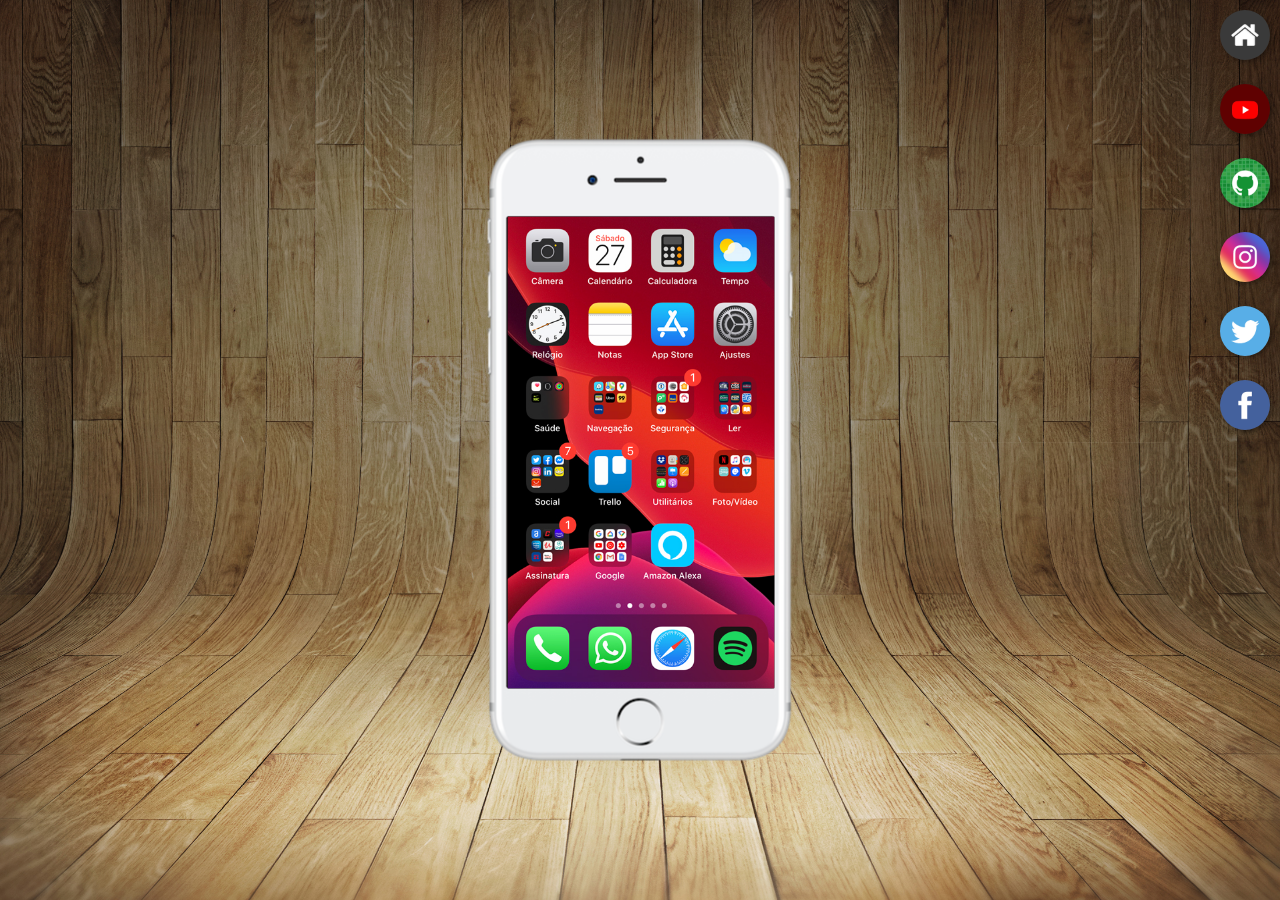
<file: index.html>
<!DOCTYPE html>
<html lang="pt-br">
<head>
    <meta charset="UTF-8">
    <meta http-equiv="X-UA-Compatible" content="IE=edge">
    <meta name="viewport" content="width=device-width, initial-scale=1.0">
    <link rel="shortcut icon" href="favicon.ico" type="image/x-icon">

    <link rel="stylesheet" href="estilos/style.css">
    <title>Projeto Redes Sociais</title>
</head>
<body>

    <main>
        <section id="telefone">
            <iframe src="home.html" name="tela" id="tela"
            frameborder="0">
            <p>Seu navegador não é compativel com isso</p>
        </iframe>
           
        </section>




        <section id="redes-sociais">

           <a href="home.html" target="tela">
            <img src="imagens/logo-home.jpg" alt="">
           </a> <br>

           <a href="youtube.html" target="tela">
            <img src="imagens/logo-youtube.jpg" alt="">
           </a> <br>


           <a href="github.html" target="tela">
            <img src="imagens/logo-github.jpg" alt="">
           </a> <br>

           <a href="instagram.html" target="tela">
            <img src="imagens/logo-instagram.jpg" alt="">
           </a> <br>

           <a href="twitter.html" target="tela">
            <img src="imagens/logo-twitter.jpg" alt="">
           </a> <br>

           <a href="facebook.html" target="tela">
            <img src="imagens/logo-facebook.jpg" alt="">
           </a> <br>

        </section>
    </main>

</body>
</html>
</file>
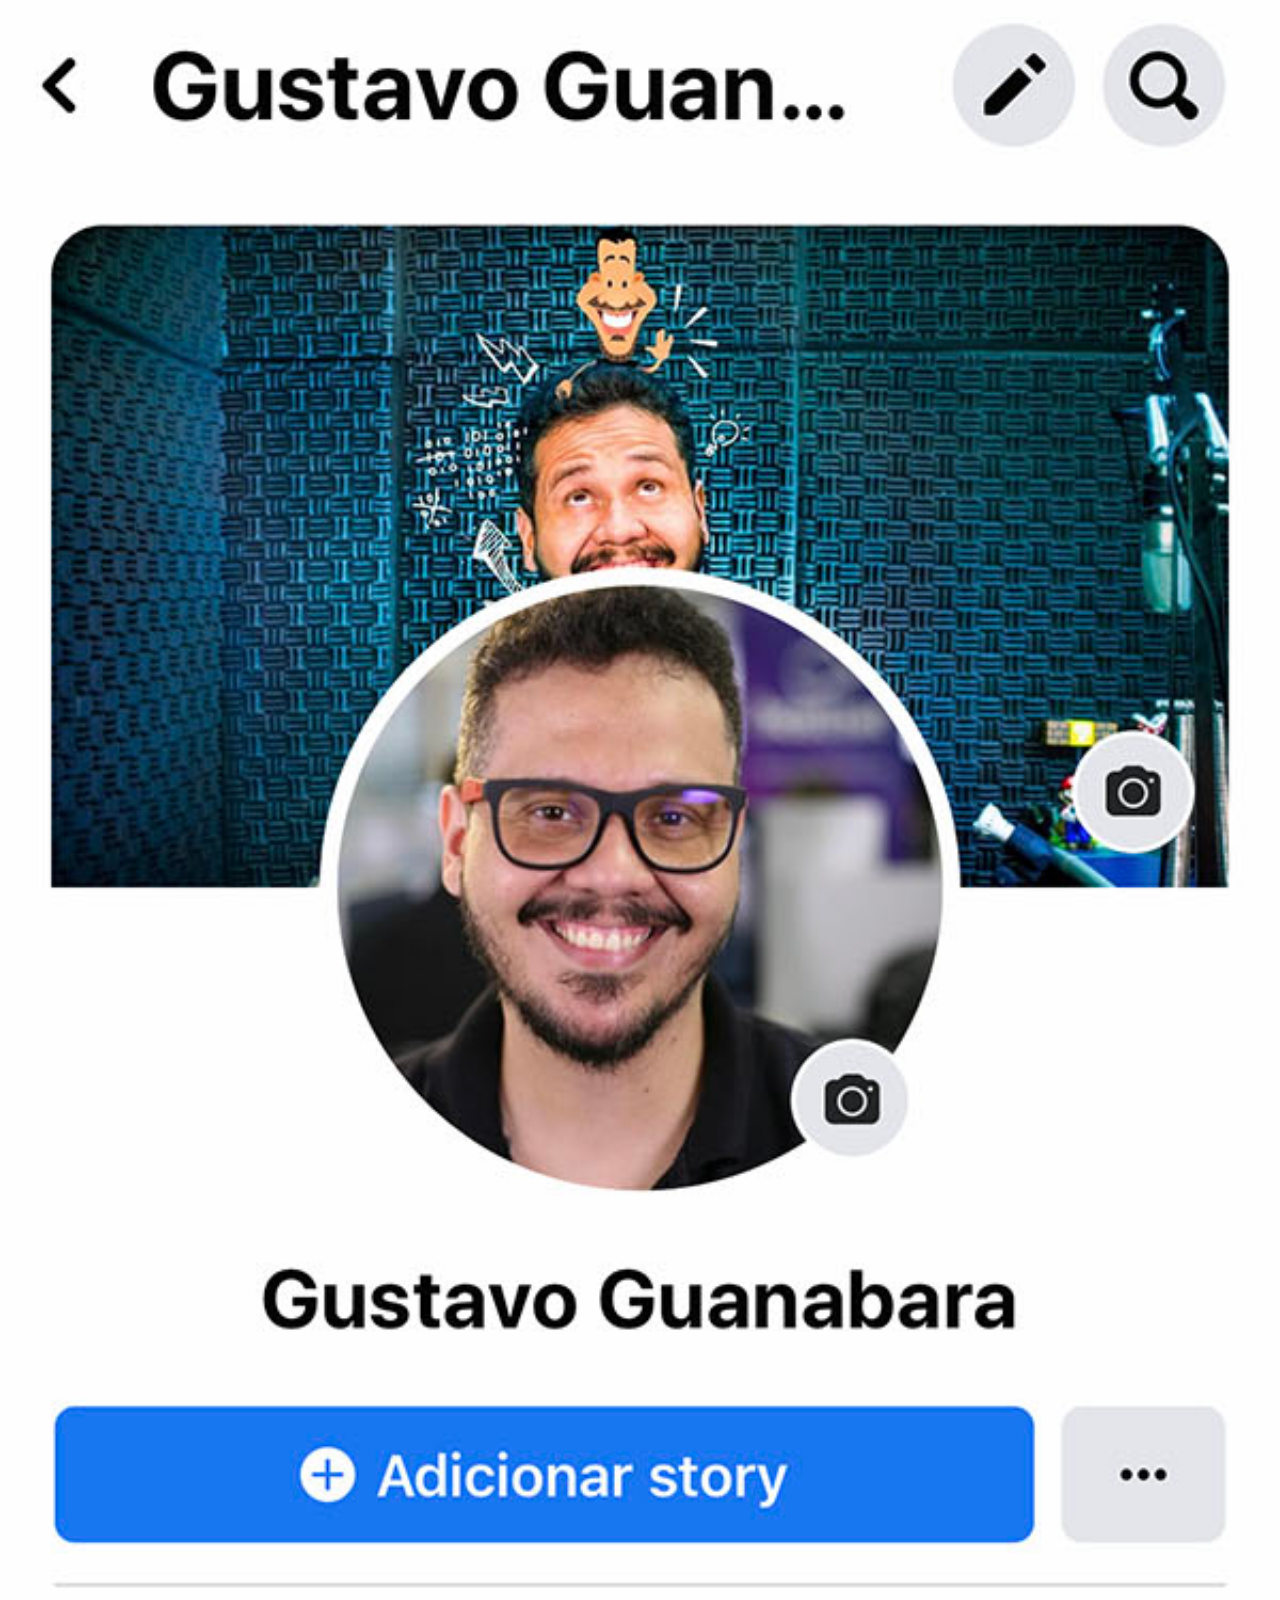
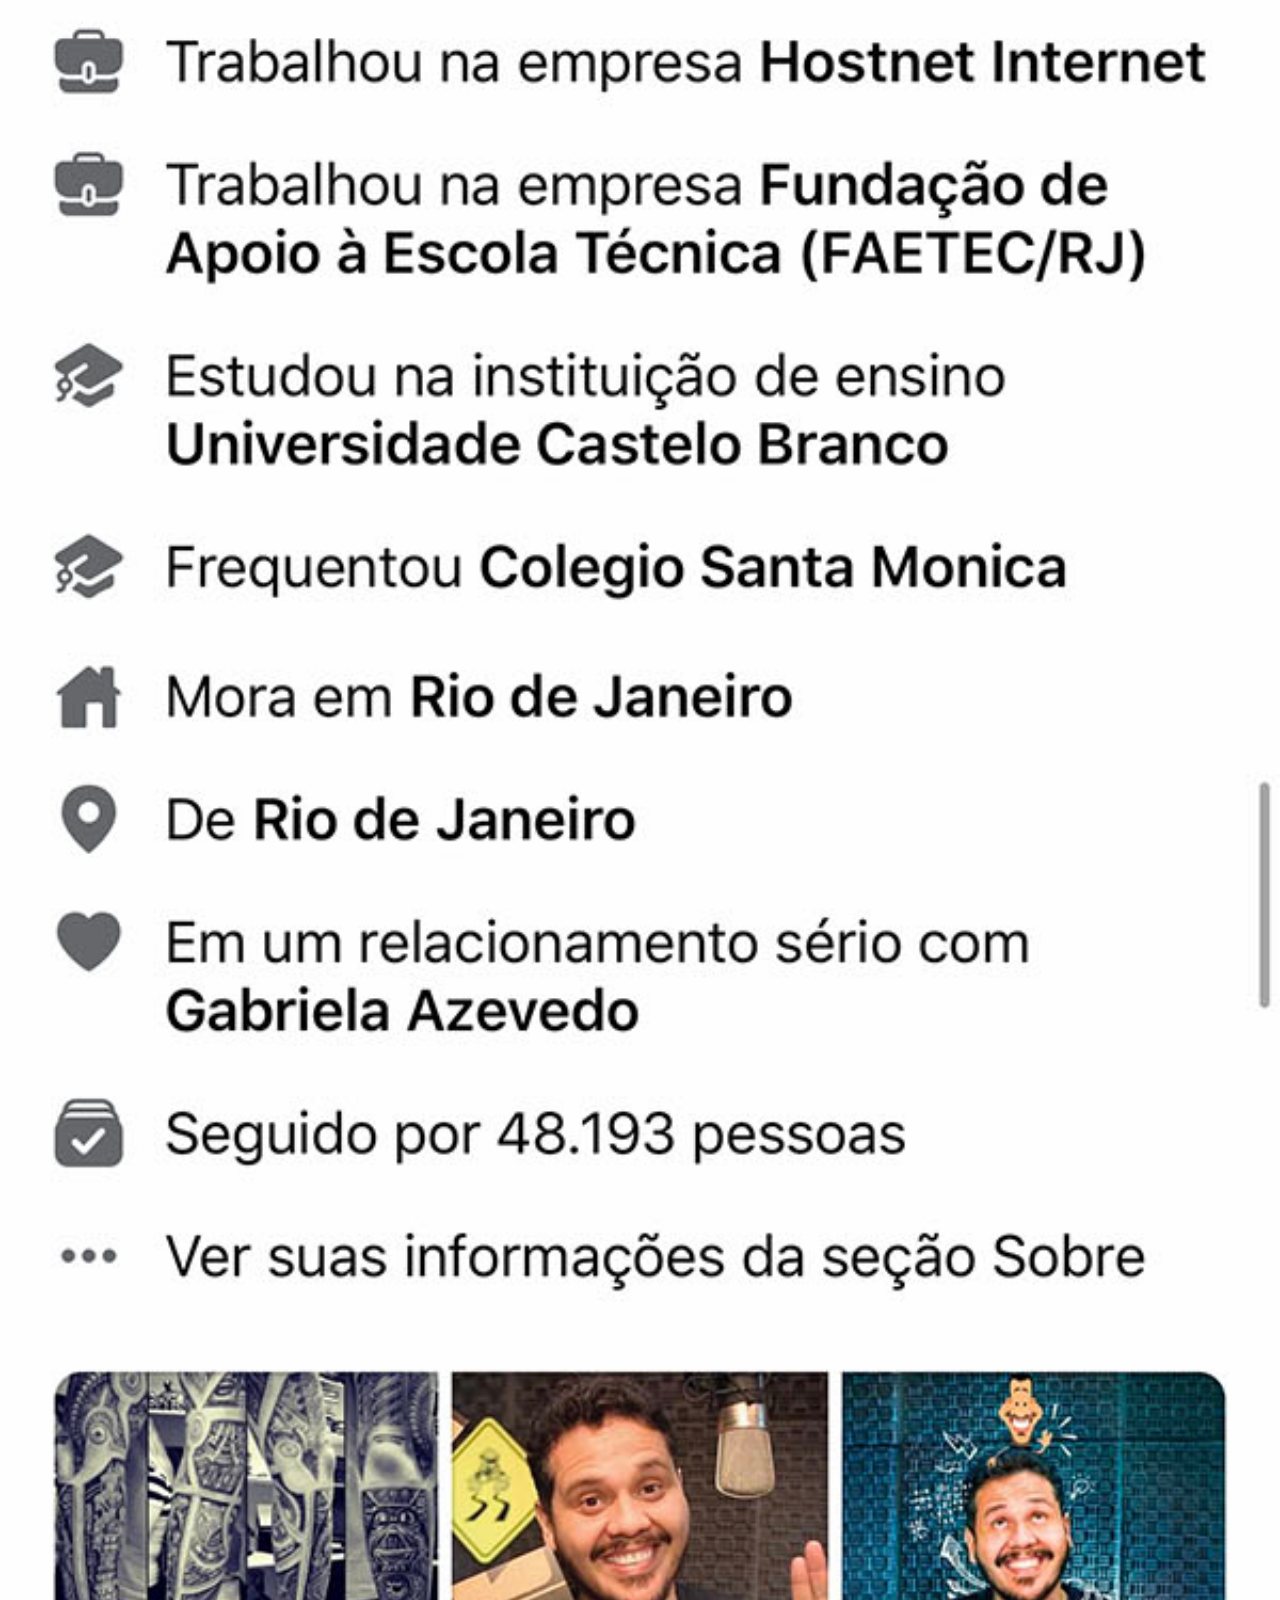
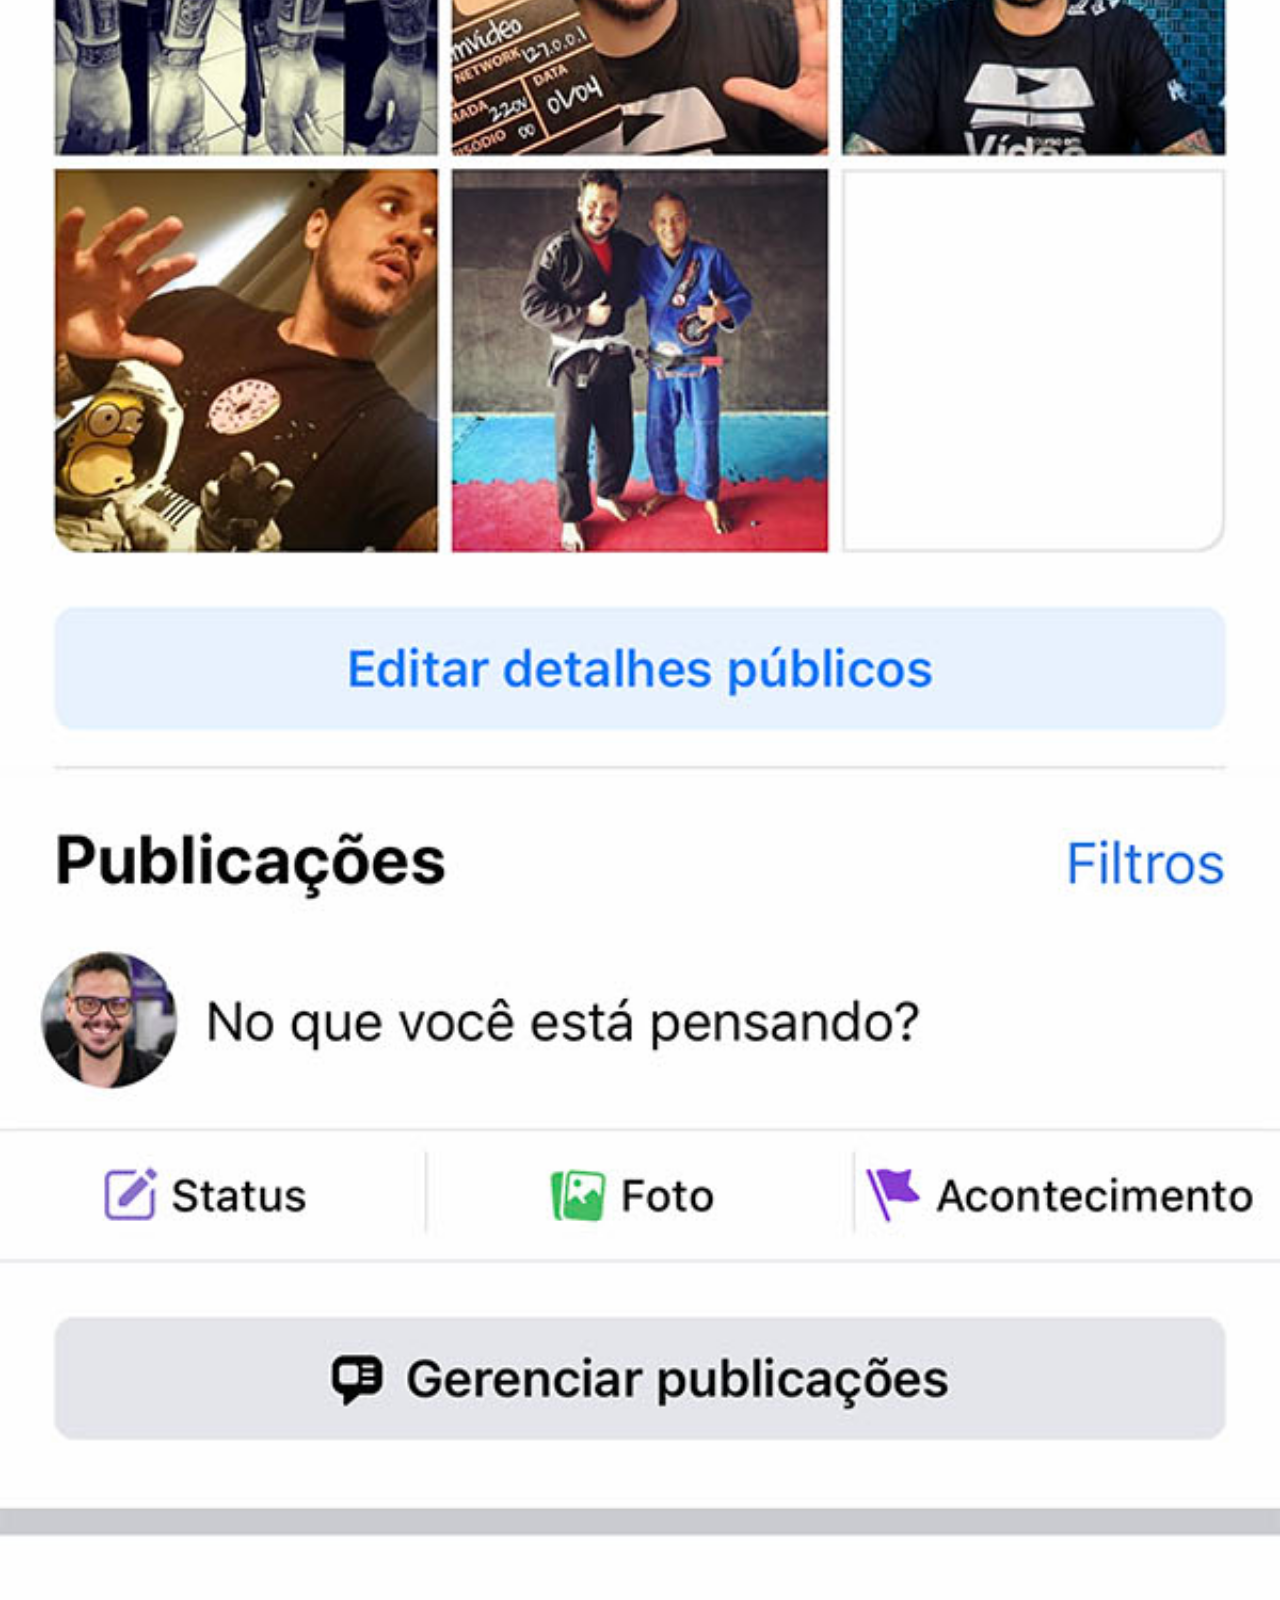
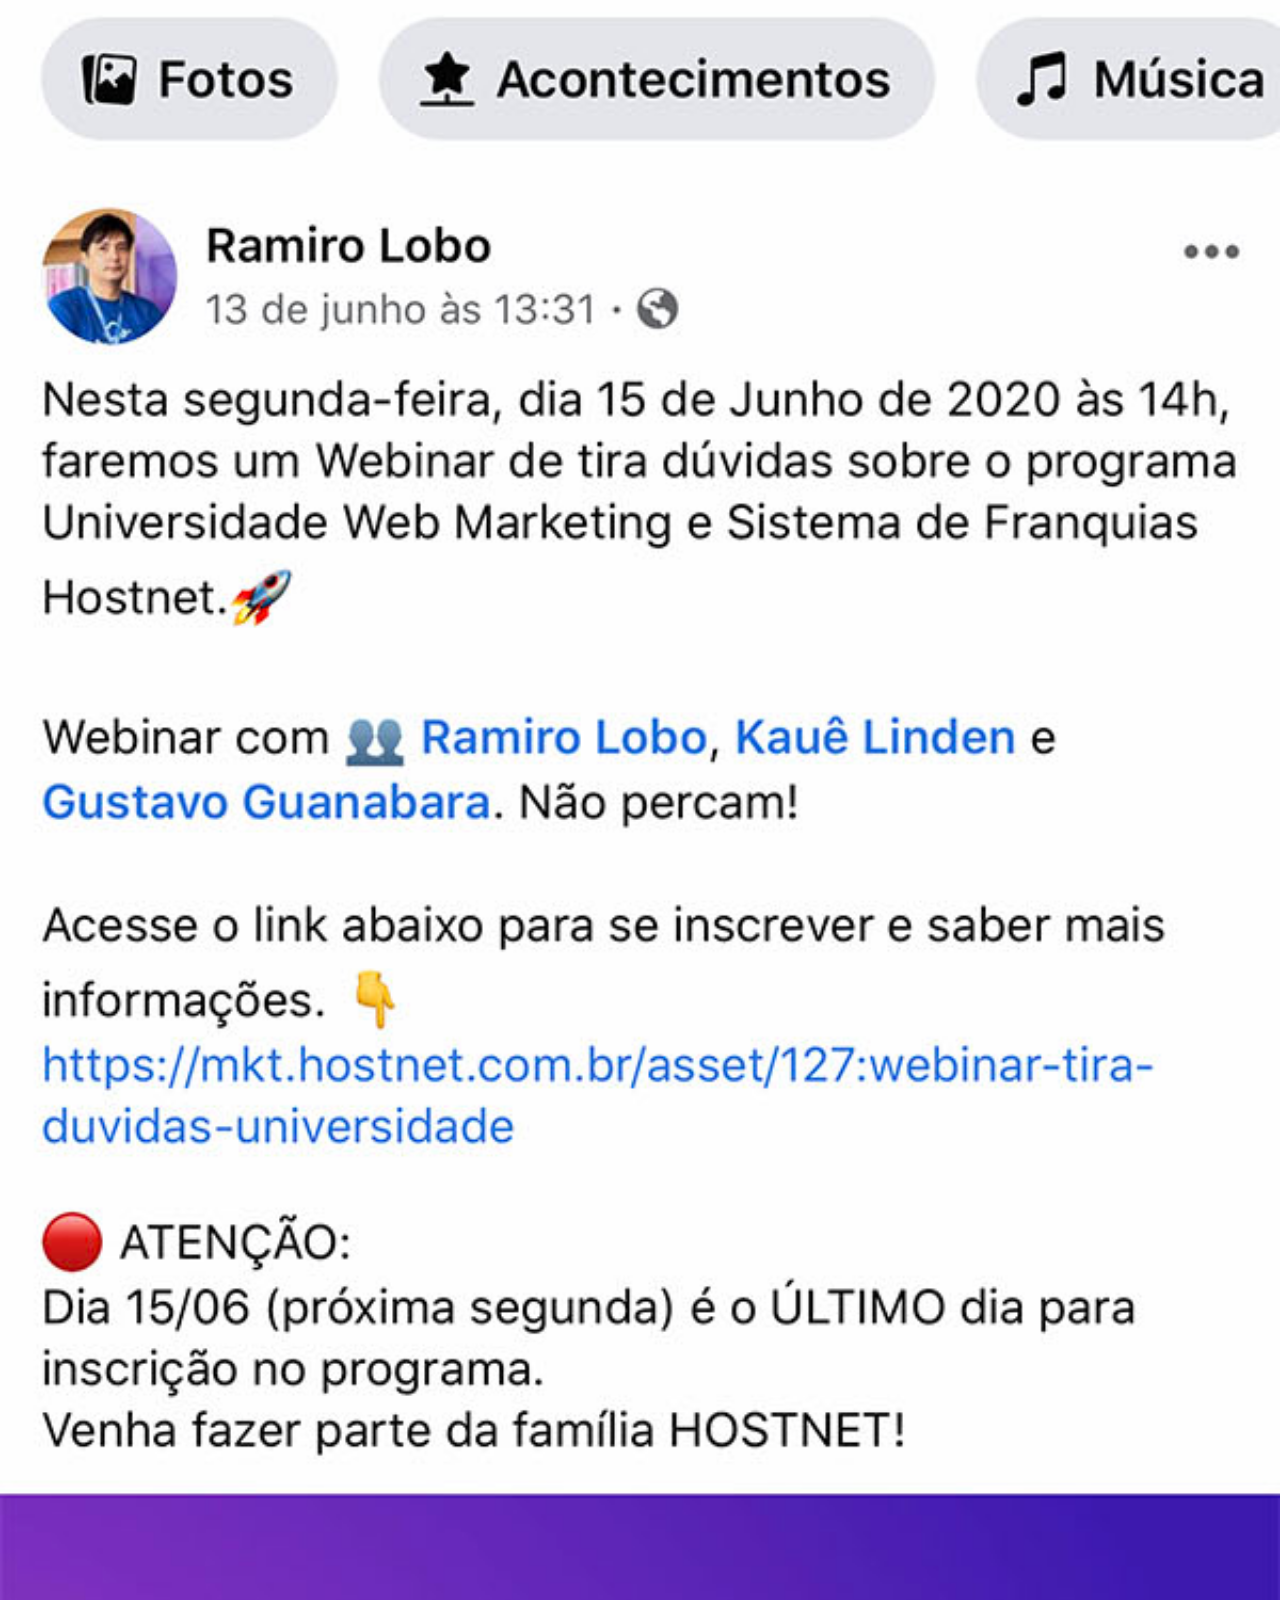
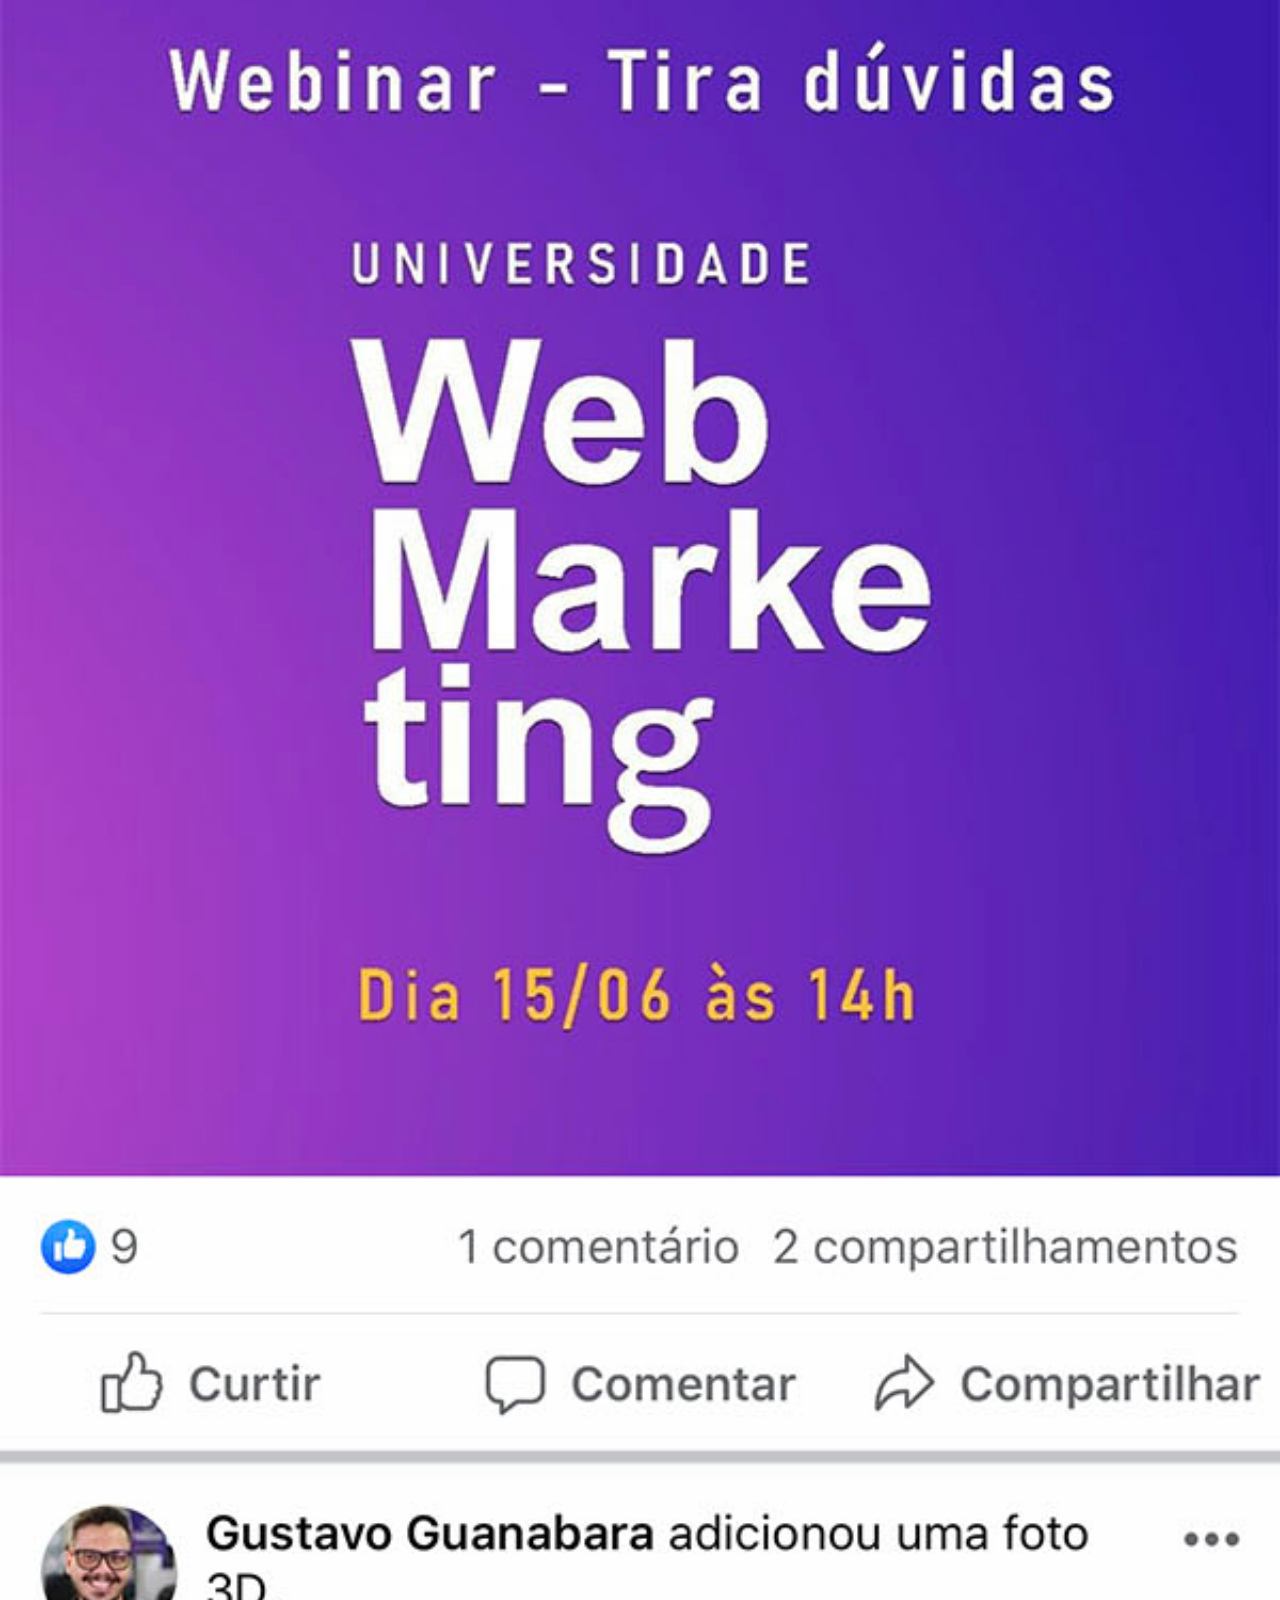
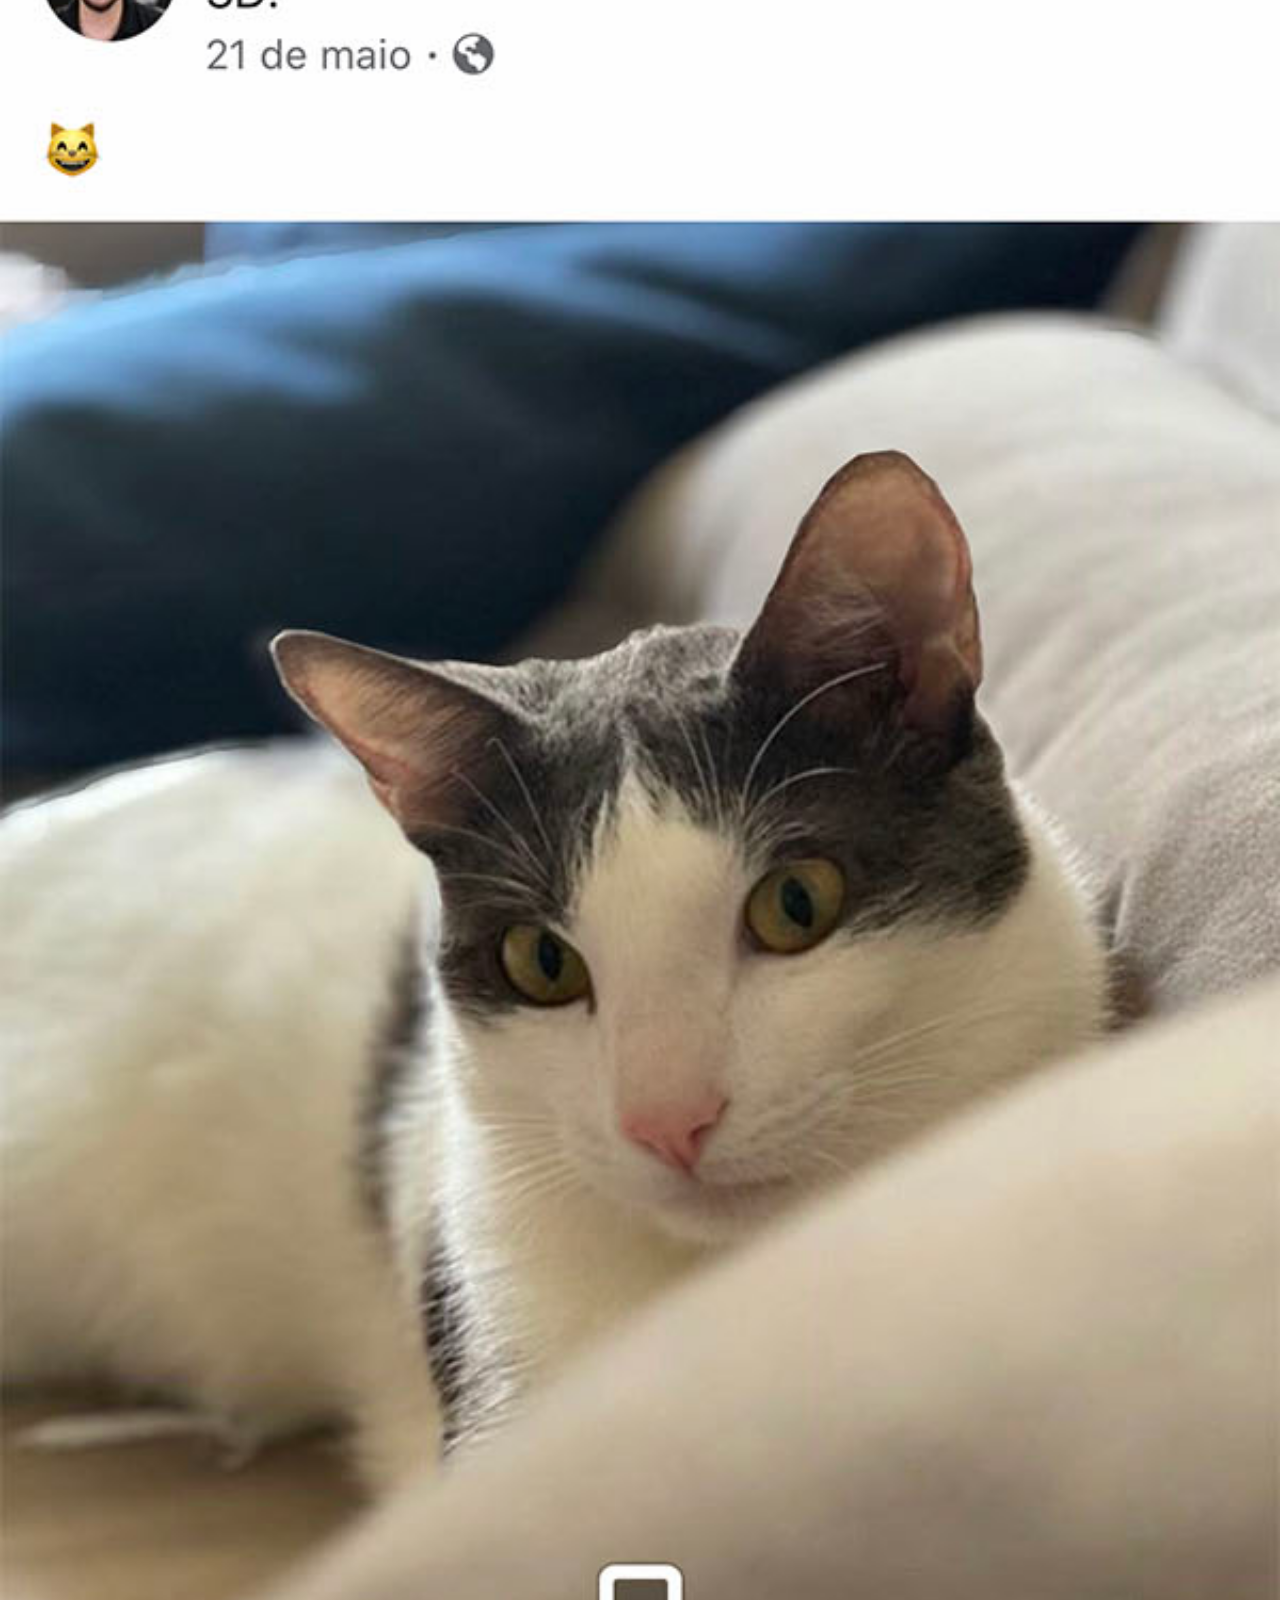
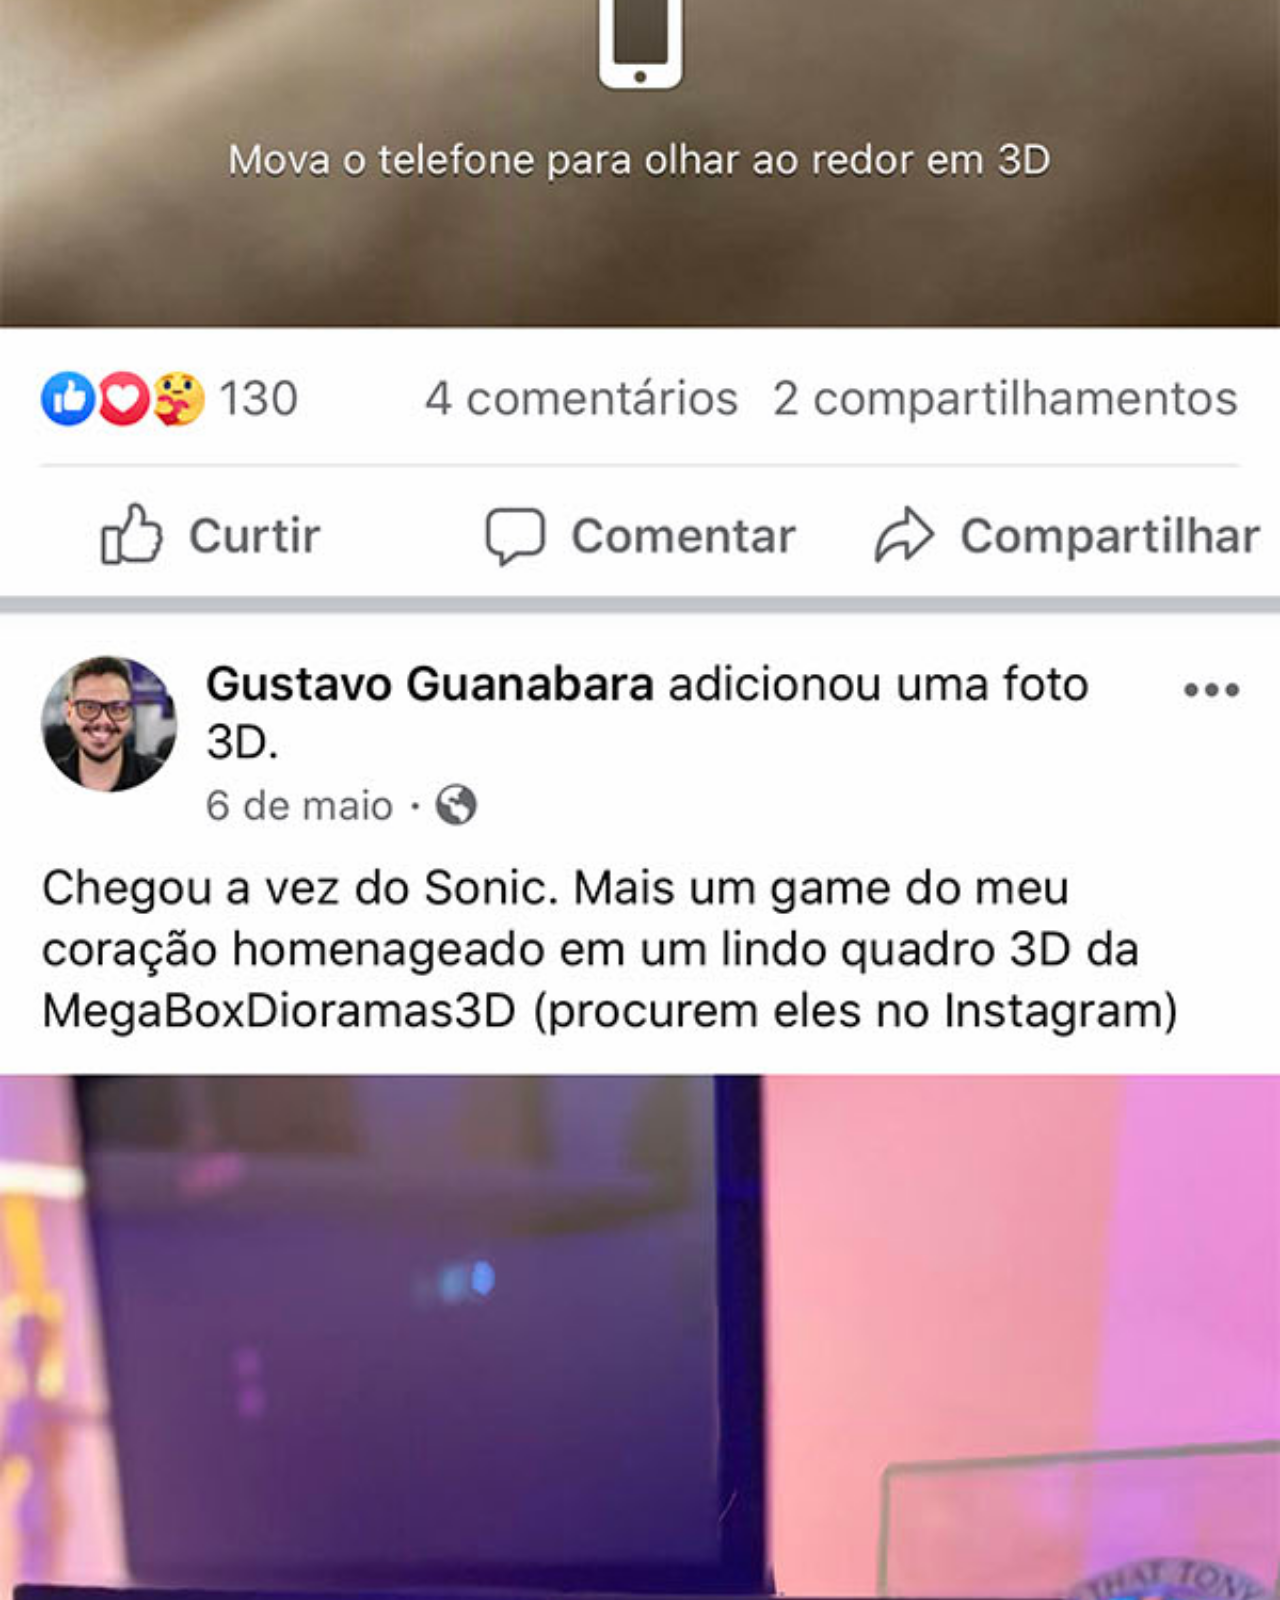
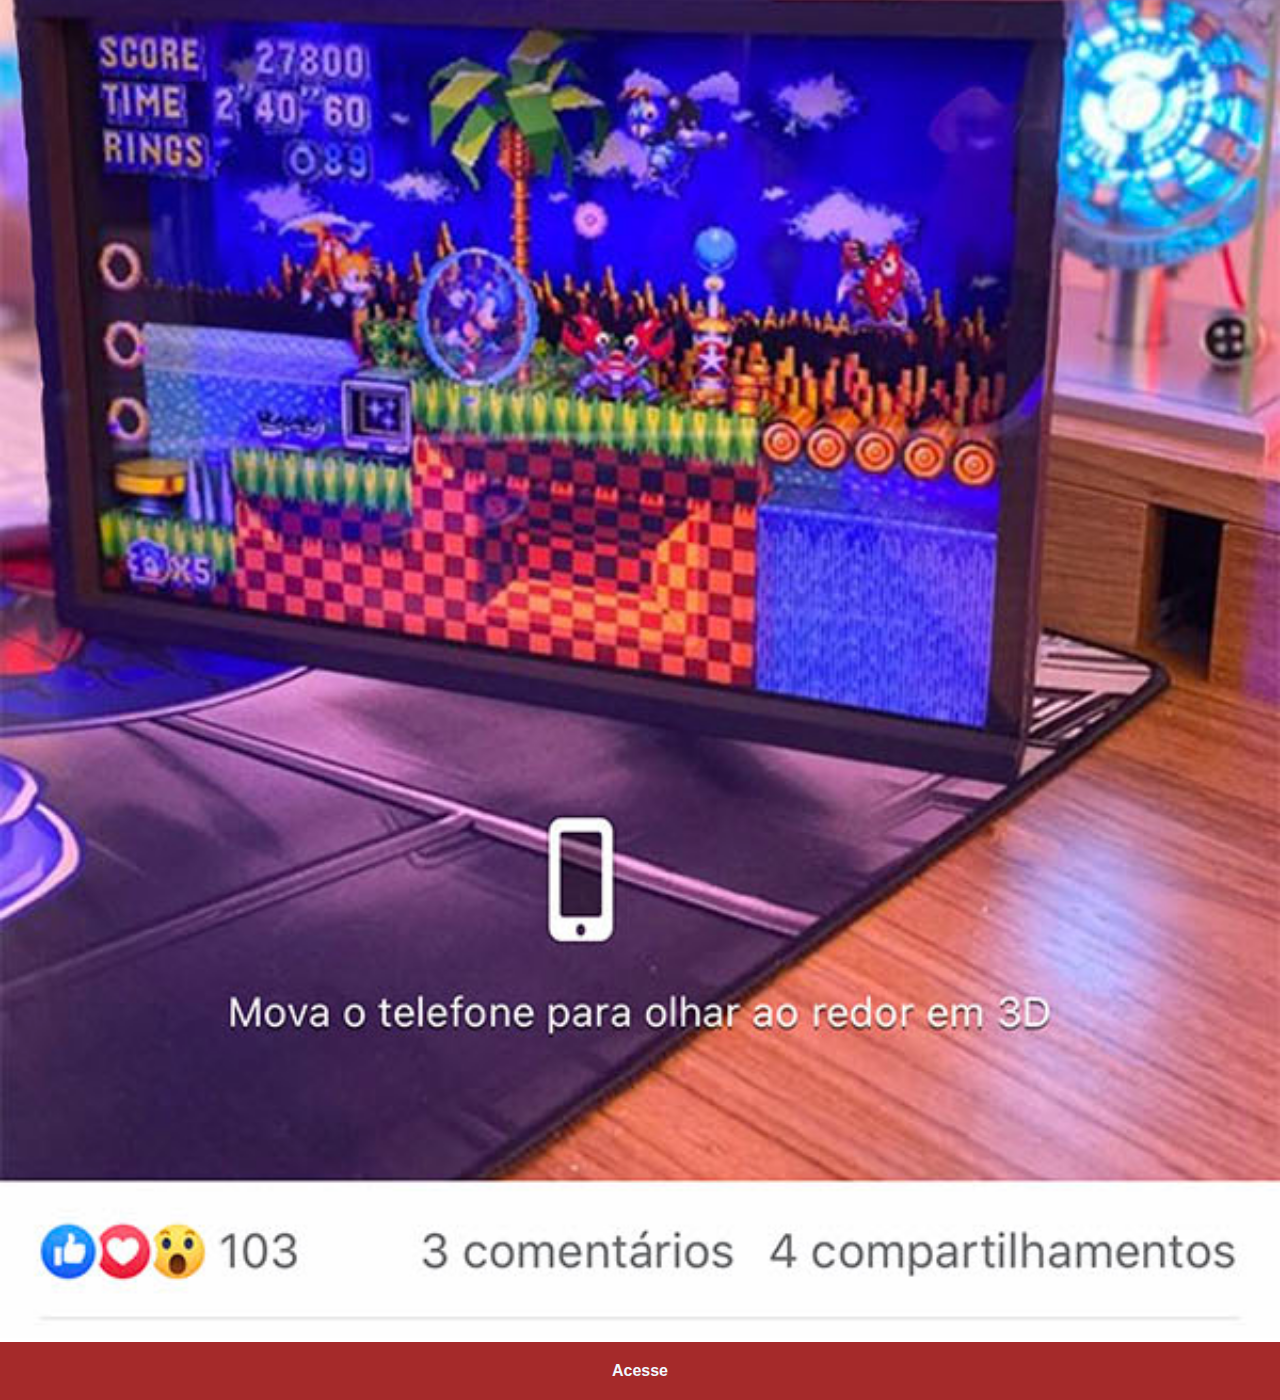
<file: facebook.html>
<!DOCTYPE html>
<html lang="pt-br">
<head>
    <meta charset="UTF-8">
    <meta http-equiv="X-UA-Compatible" content="IE=edge">
    <meta name="viewport" content="width=device-width, initial-scale=1.0">
    <link rel="stylesheet" href="estilo/social.css">
    <title>Facebook</title>
</head>
<body>
    <img src="imagens/tela-facebook.jpg" alt="Facebook">
    <a href="https://www.facebook.com/aquarelaparatodos" target="_blank">Acesse</a>
</body>
</html>
</file>
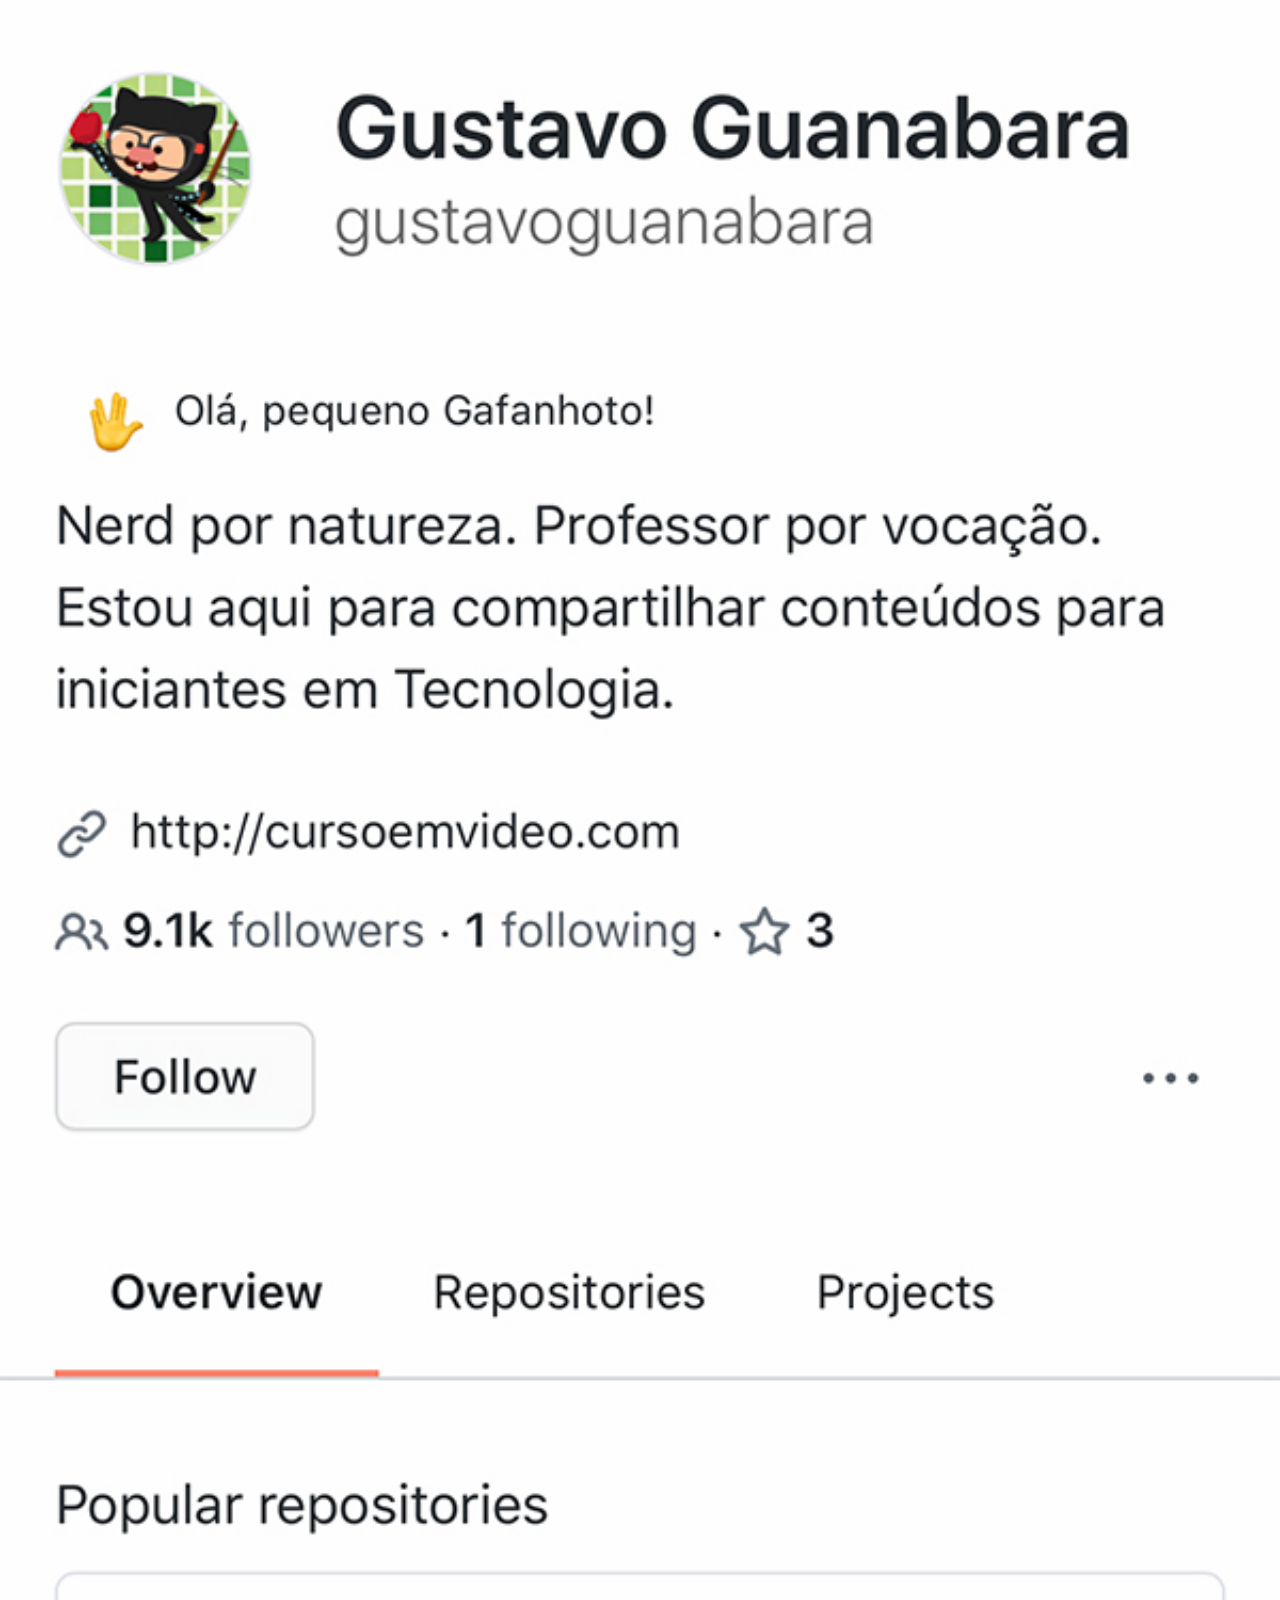
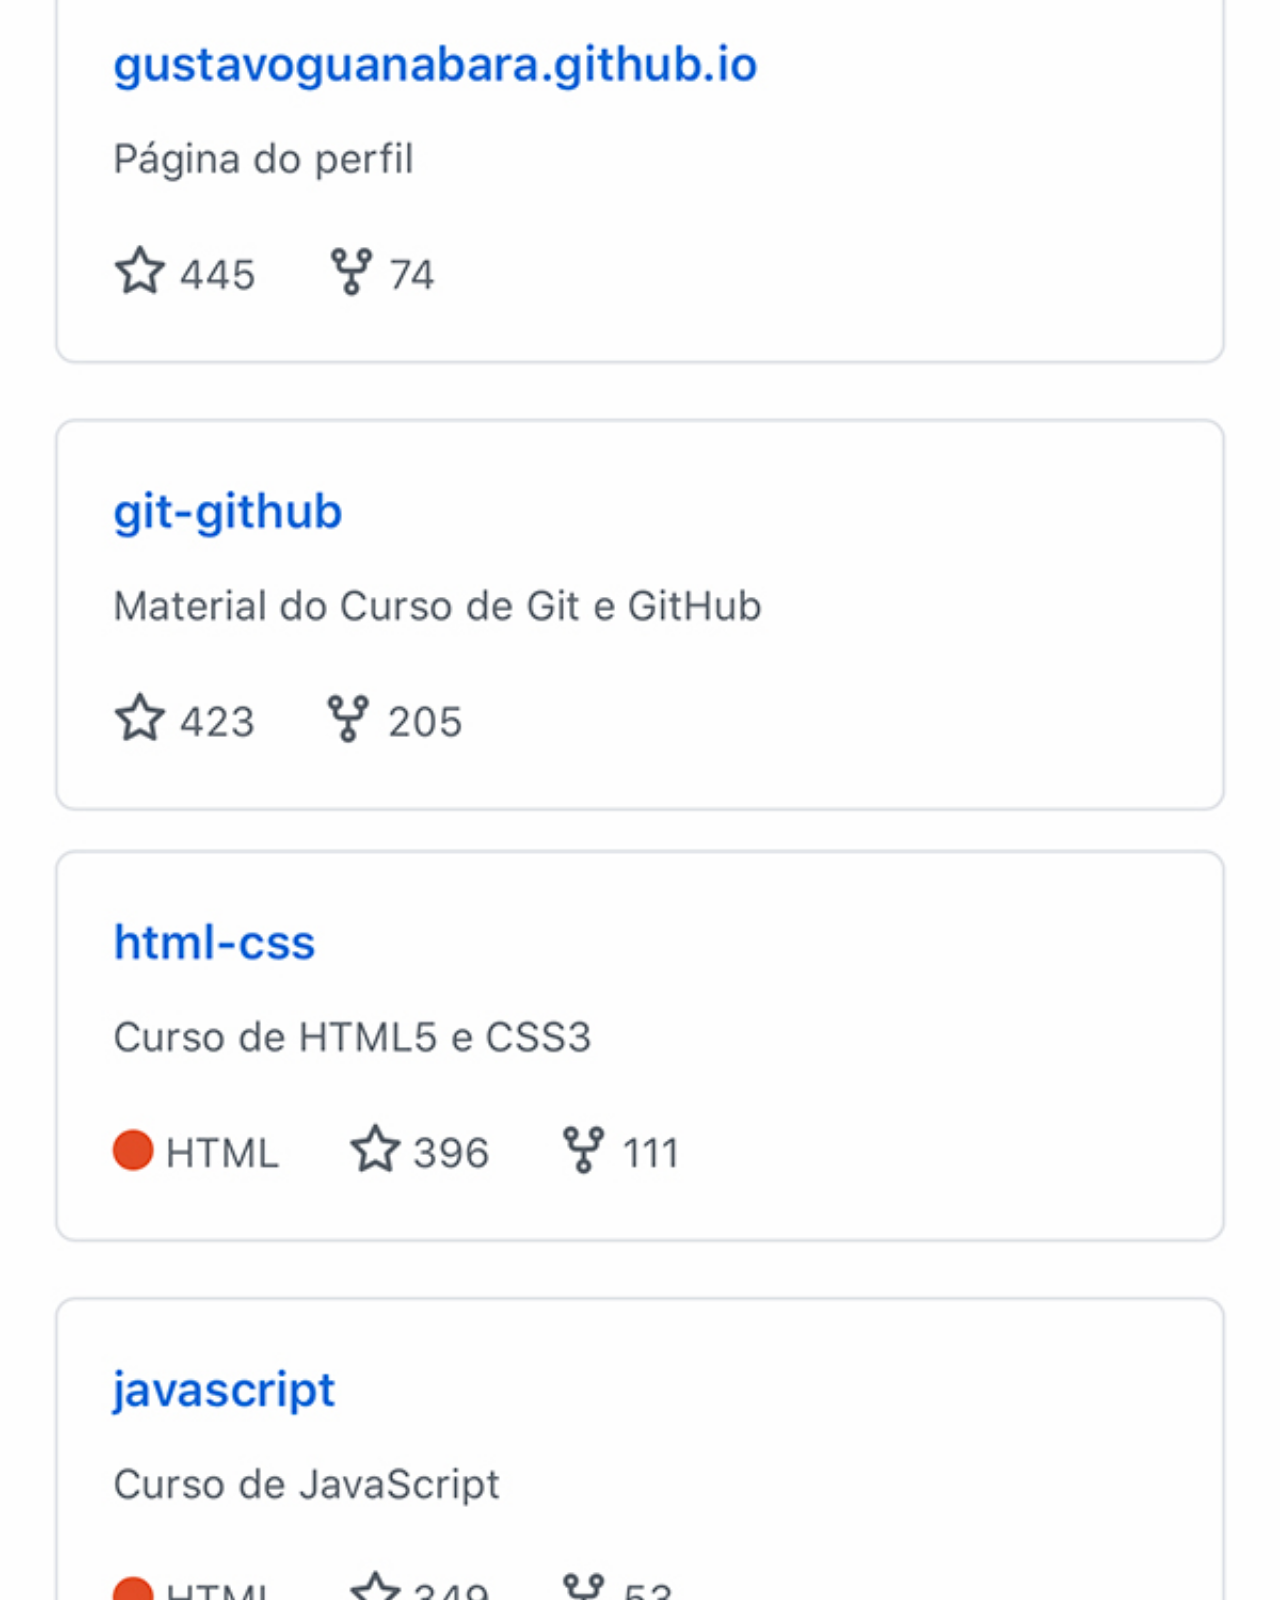
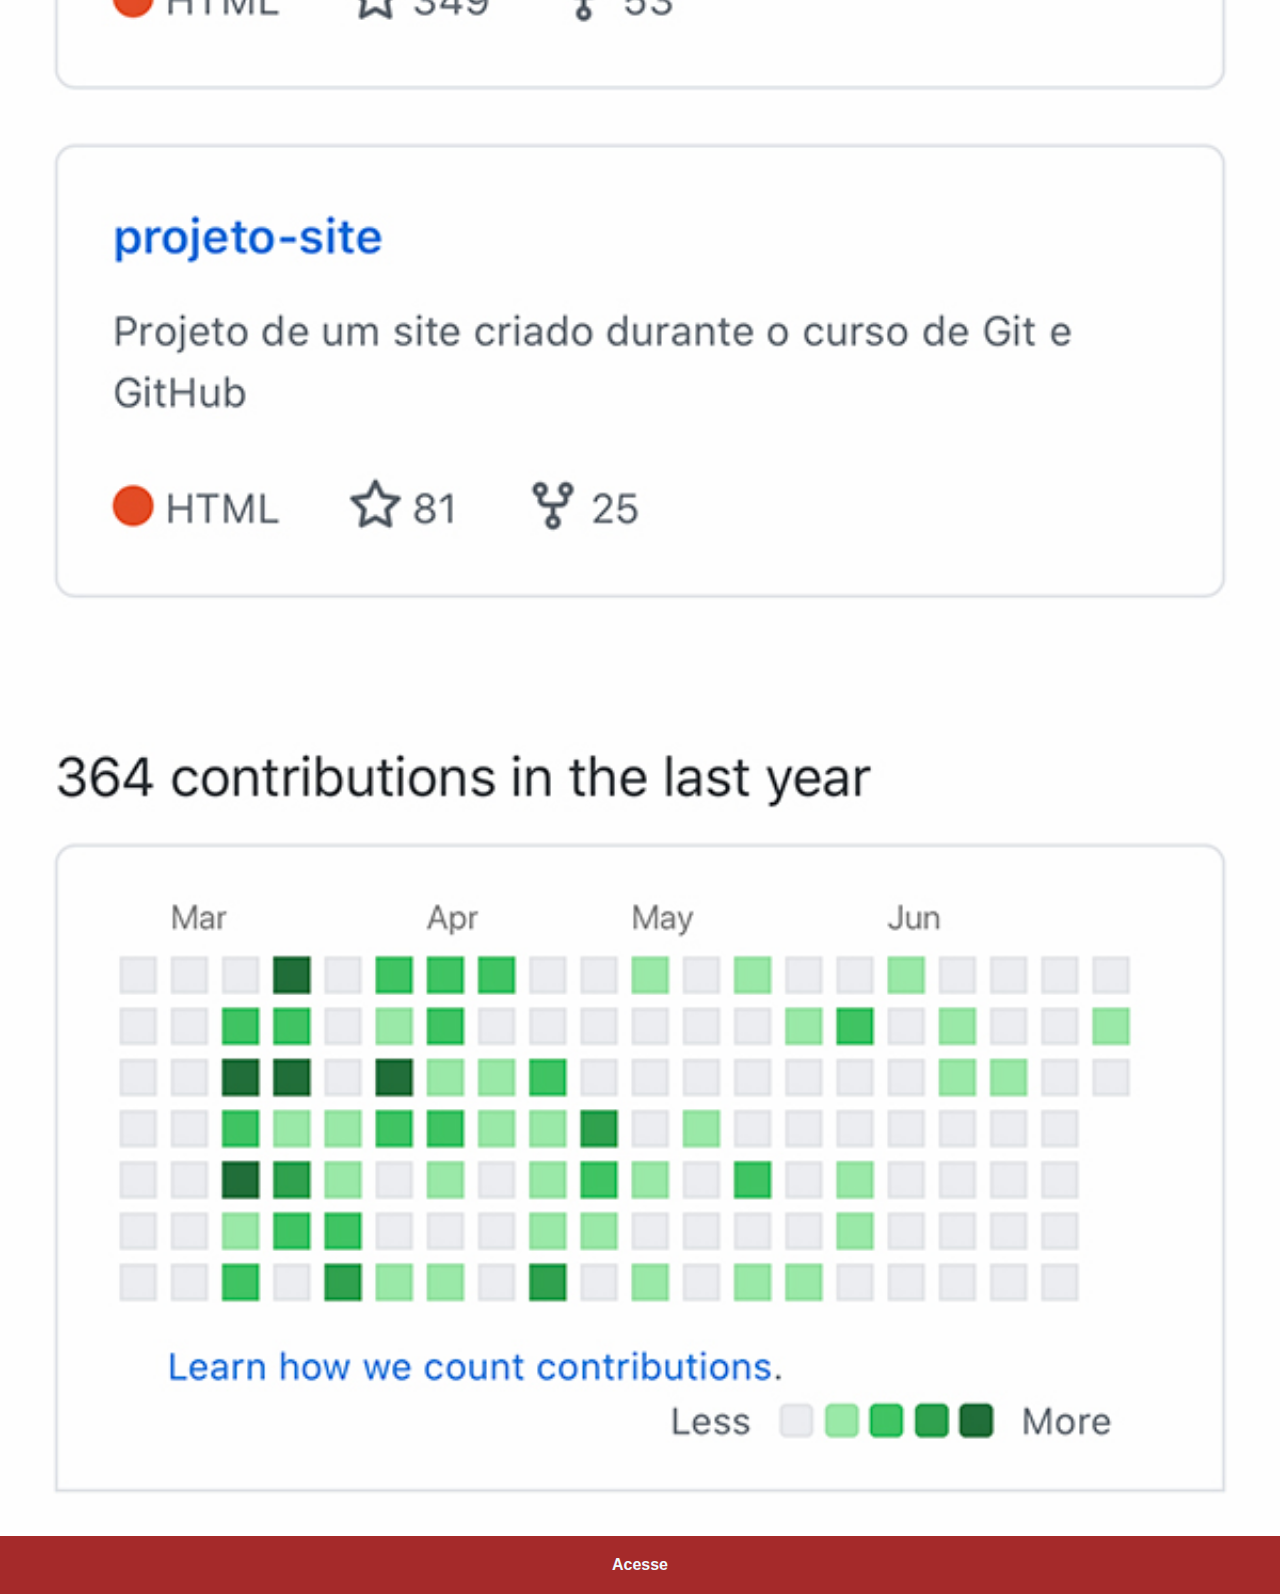
<file: github.html>
<!DOCTYPE html>
<html lang="pt-br">
<head>
    <meta charset="UTF-8">
    <meta http-equiv="X-UA-Compatible" content="IE=edge">
    <meta name="viewport" content="width=device-width, initial-scale=1.0">
    <link rel="stylesheet" href="estilo/social.css">
    <title>GitHub</title>

</head>
<body>

    <img src="imagens/tela-github.jpg" alt="">
    <a href="#" target="_blank">Acesse</a>



</body>
</html>
</file>
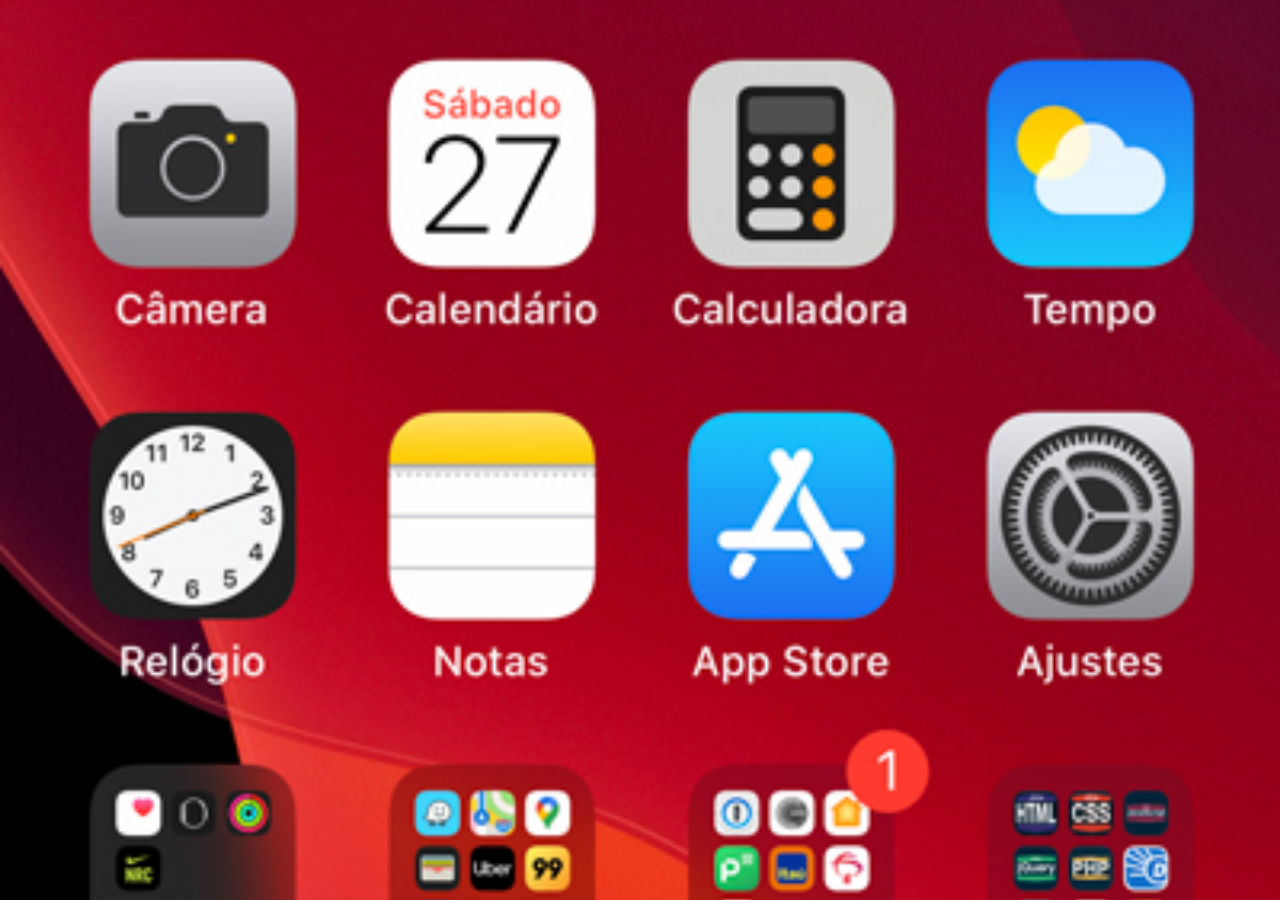
<file: home.html>
<!DOCTYPE html>
<html lang="pt-br">
<head>
    <meta charset="UTF-8">
    <meta http-equiv="X-UA-Compatible" content="IE=edge">
    <meta name="viewport" content="width=device-width, initial-scale=1.0">
    <title>home</title>
    <style>

        *{
            margin: 0;
            padding: 0;
        }

        body{
            width: 100vw;
            height: 100vh;
            background: black url('imagens/tela-home.jpg') no-repeat top center;
            background-size: cover;
        }



    </style>
</head>
<body>
    
</body>
</html>
</file>
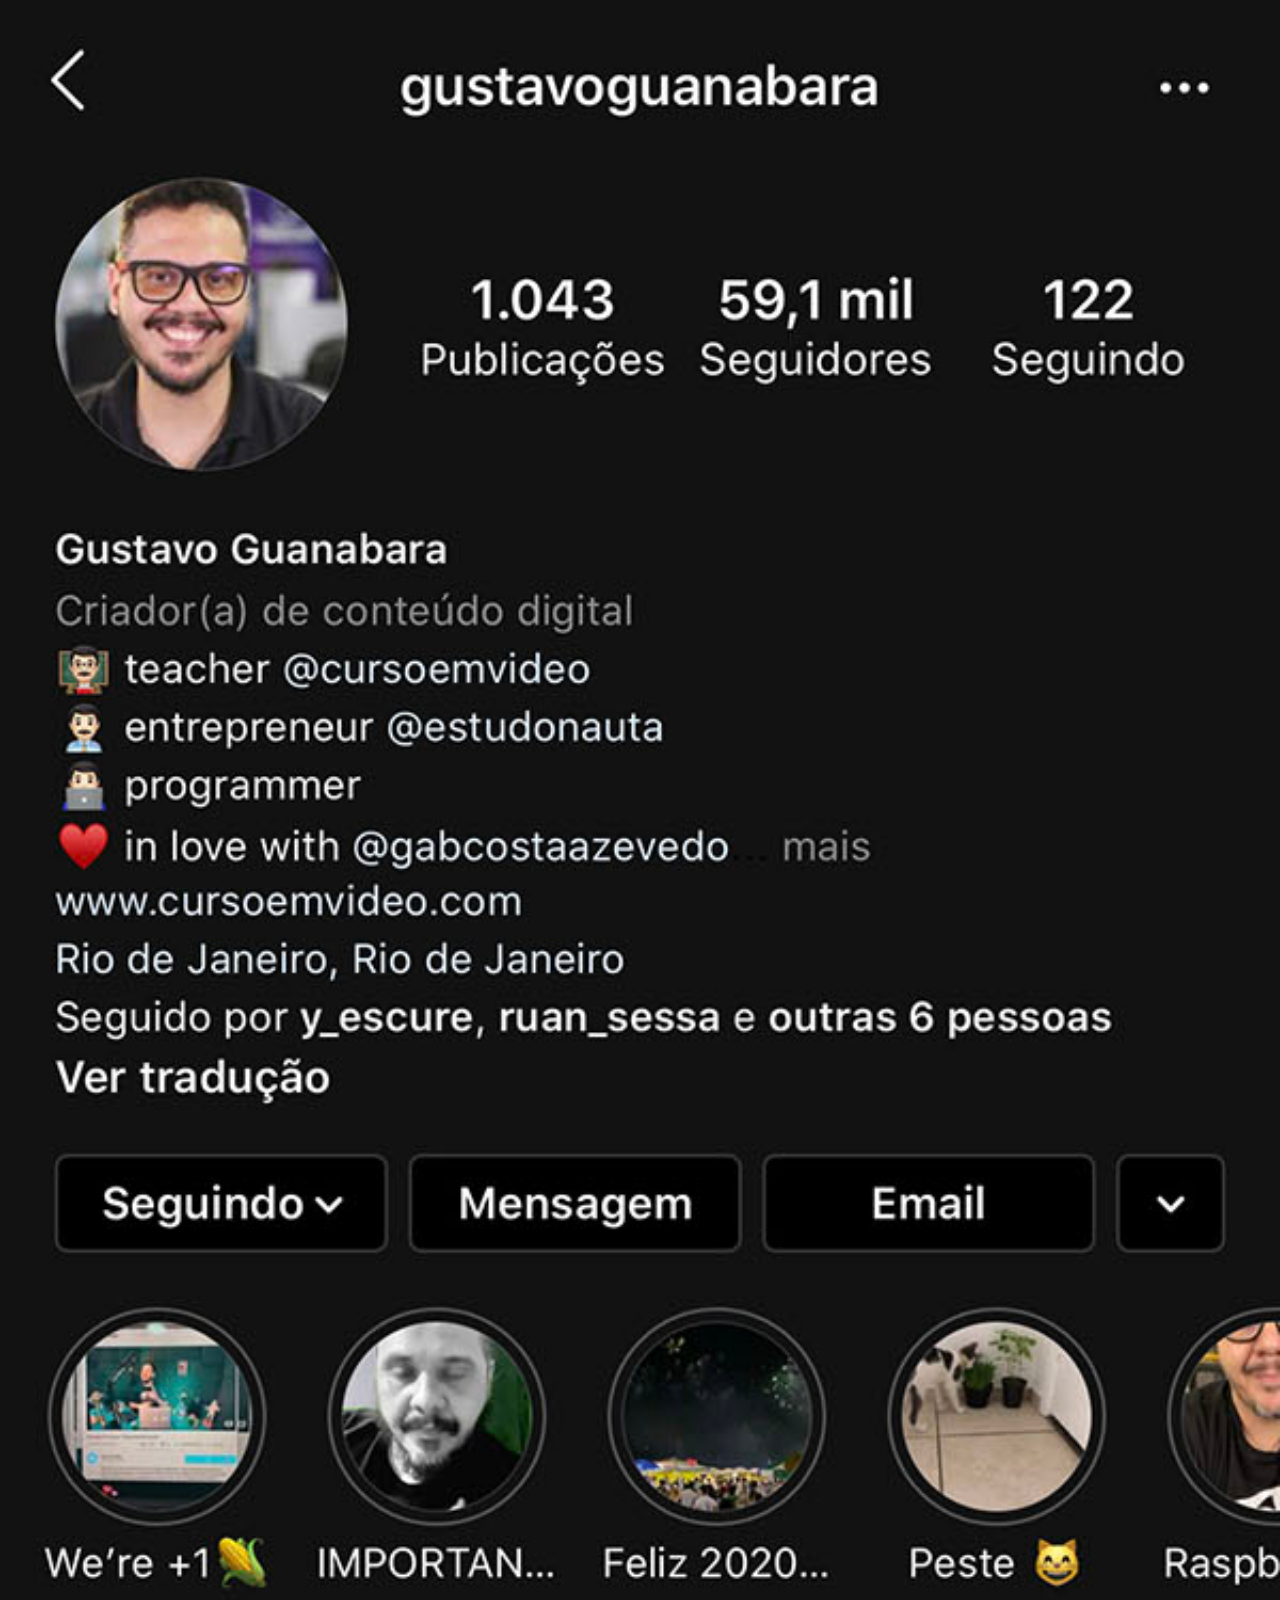
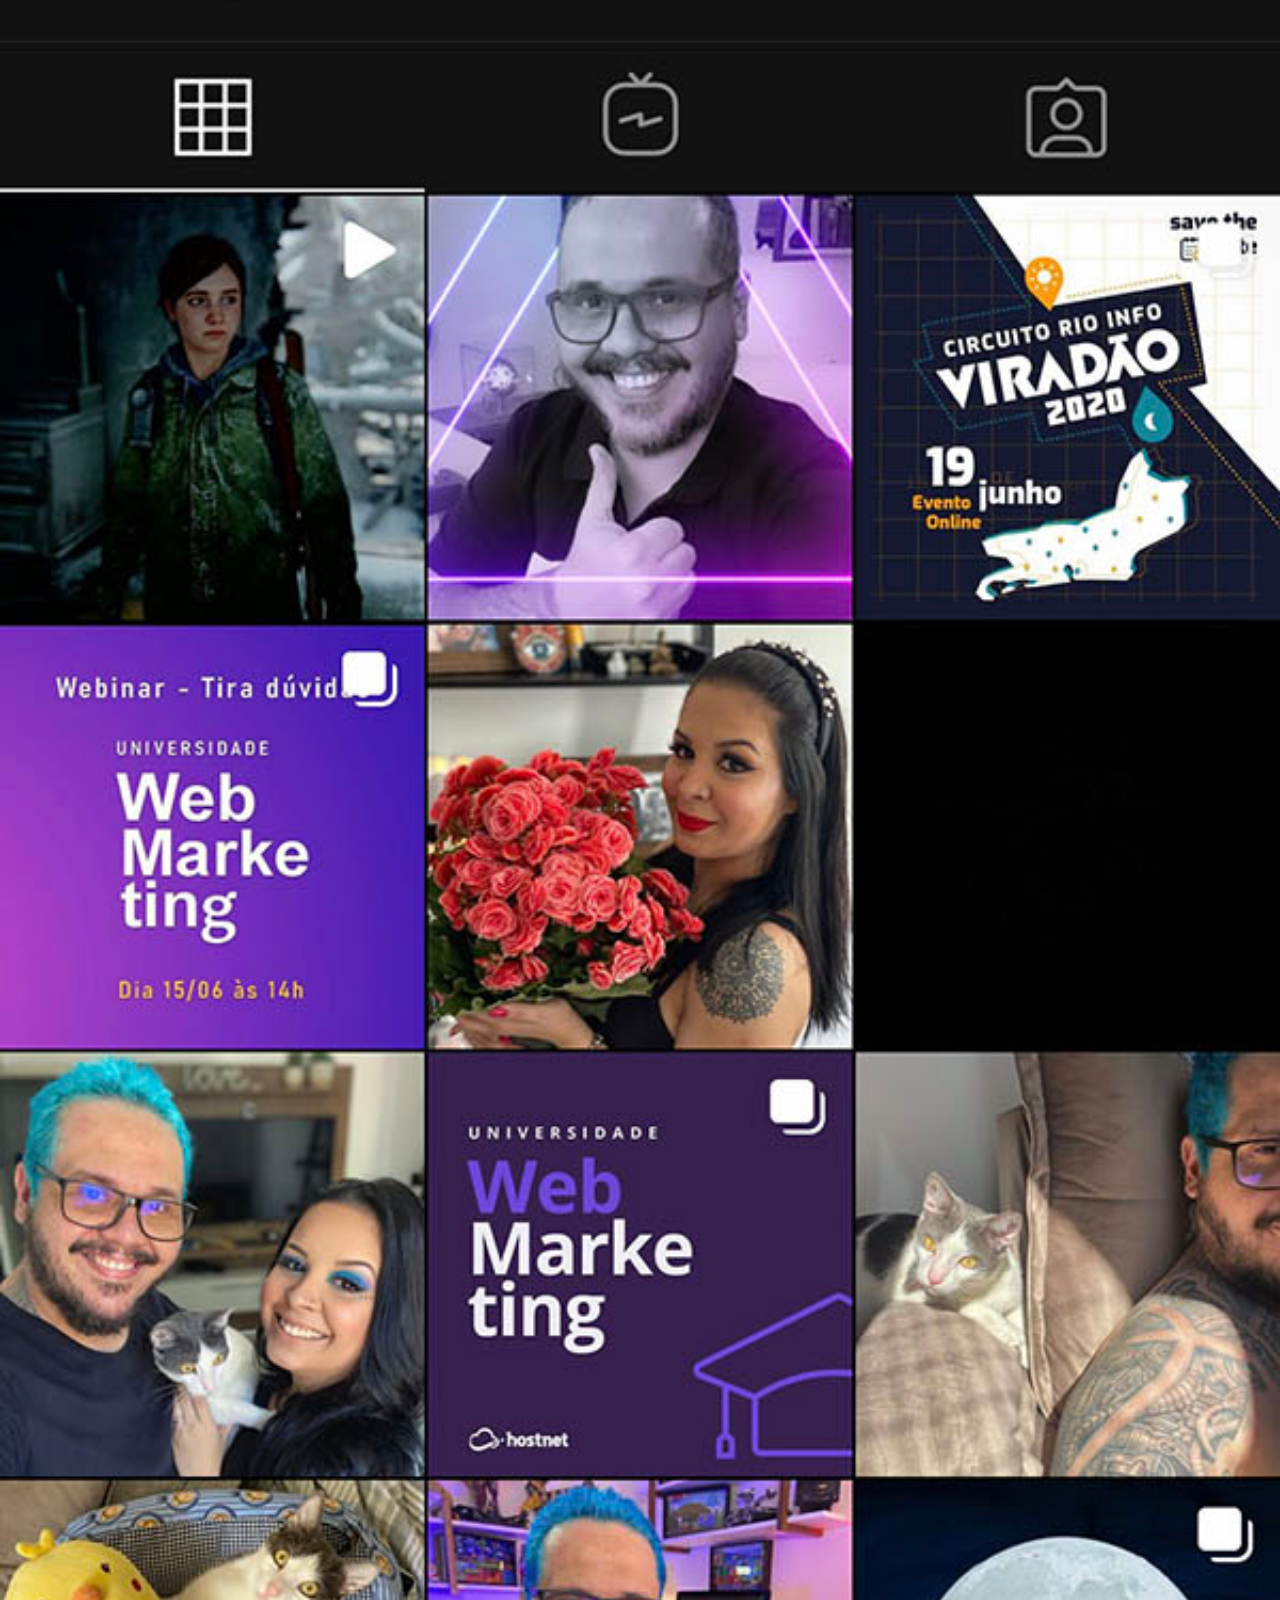
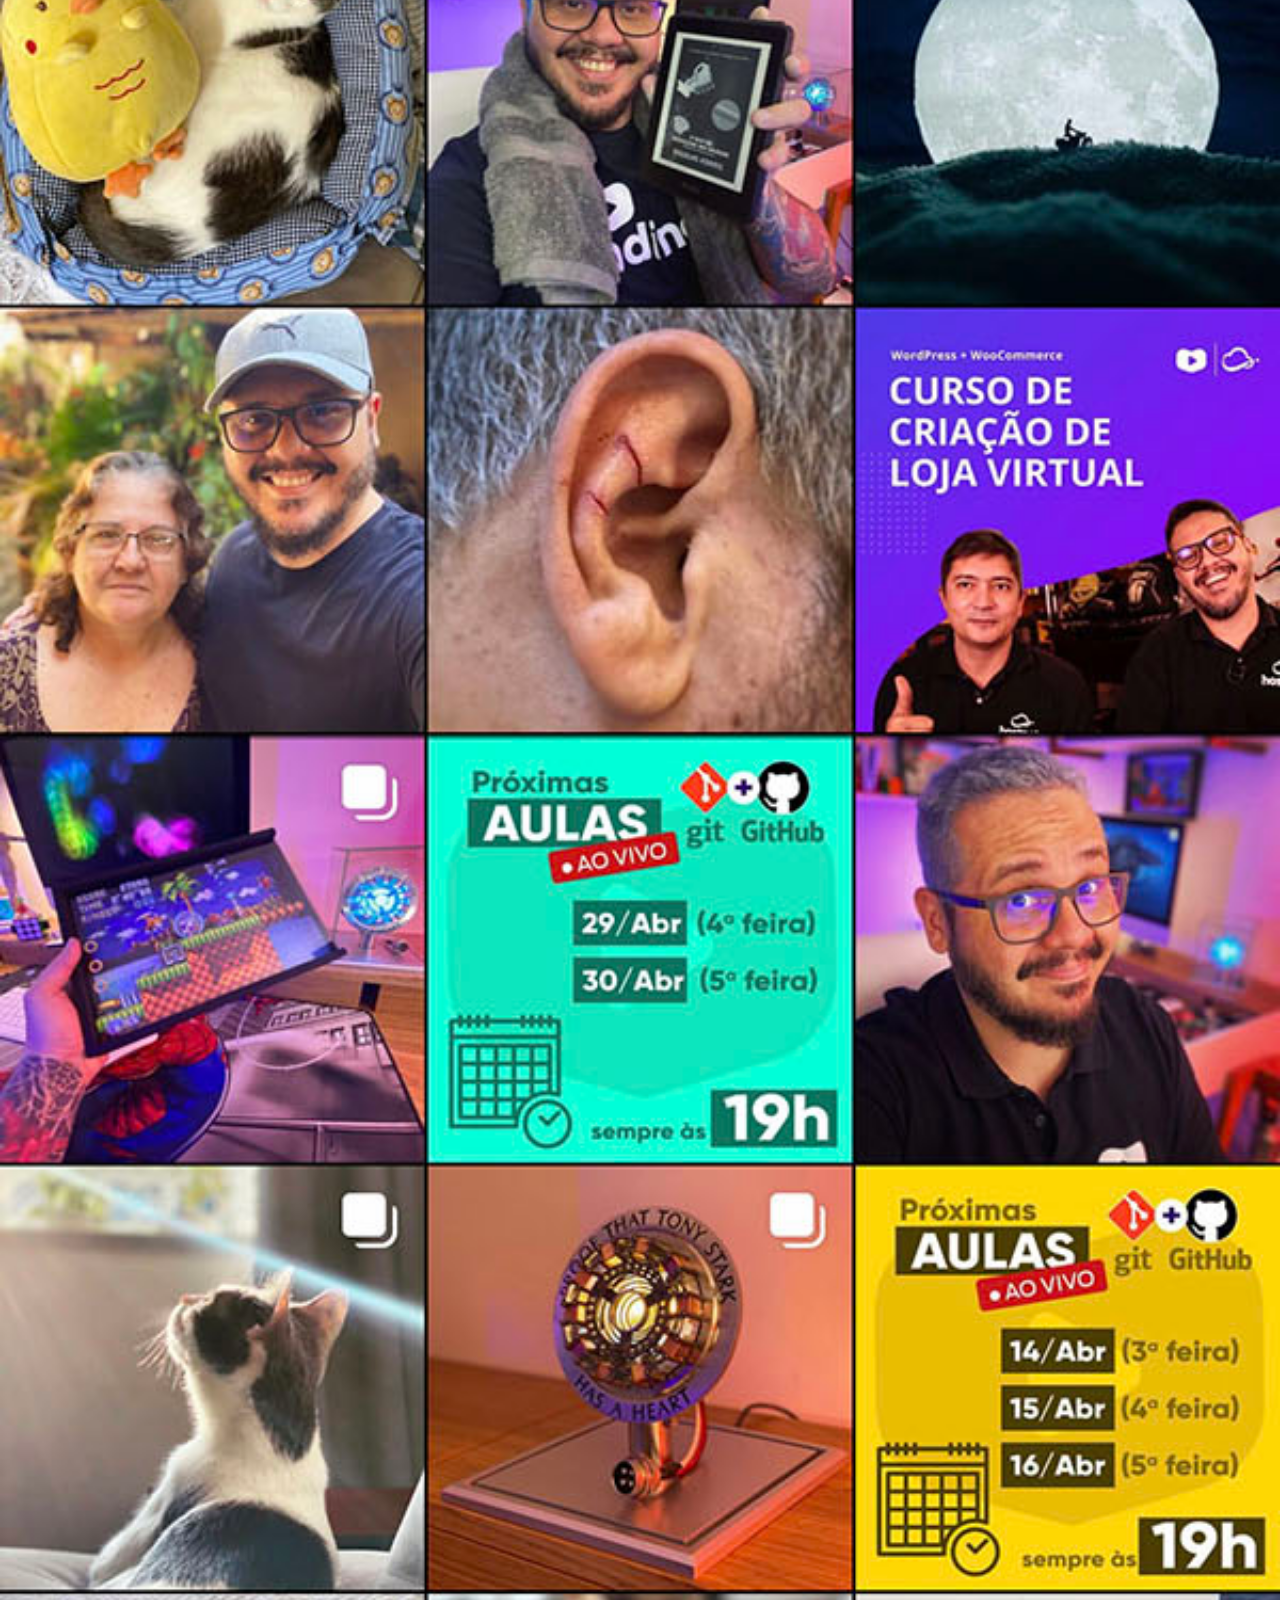
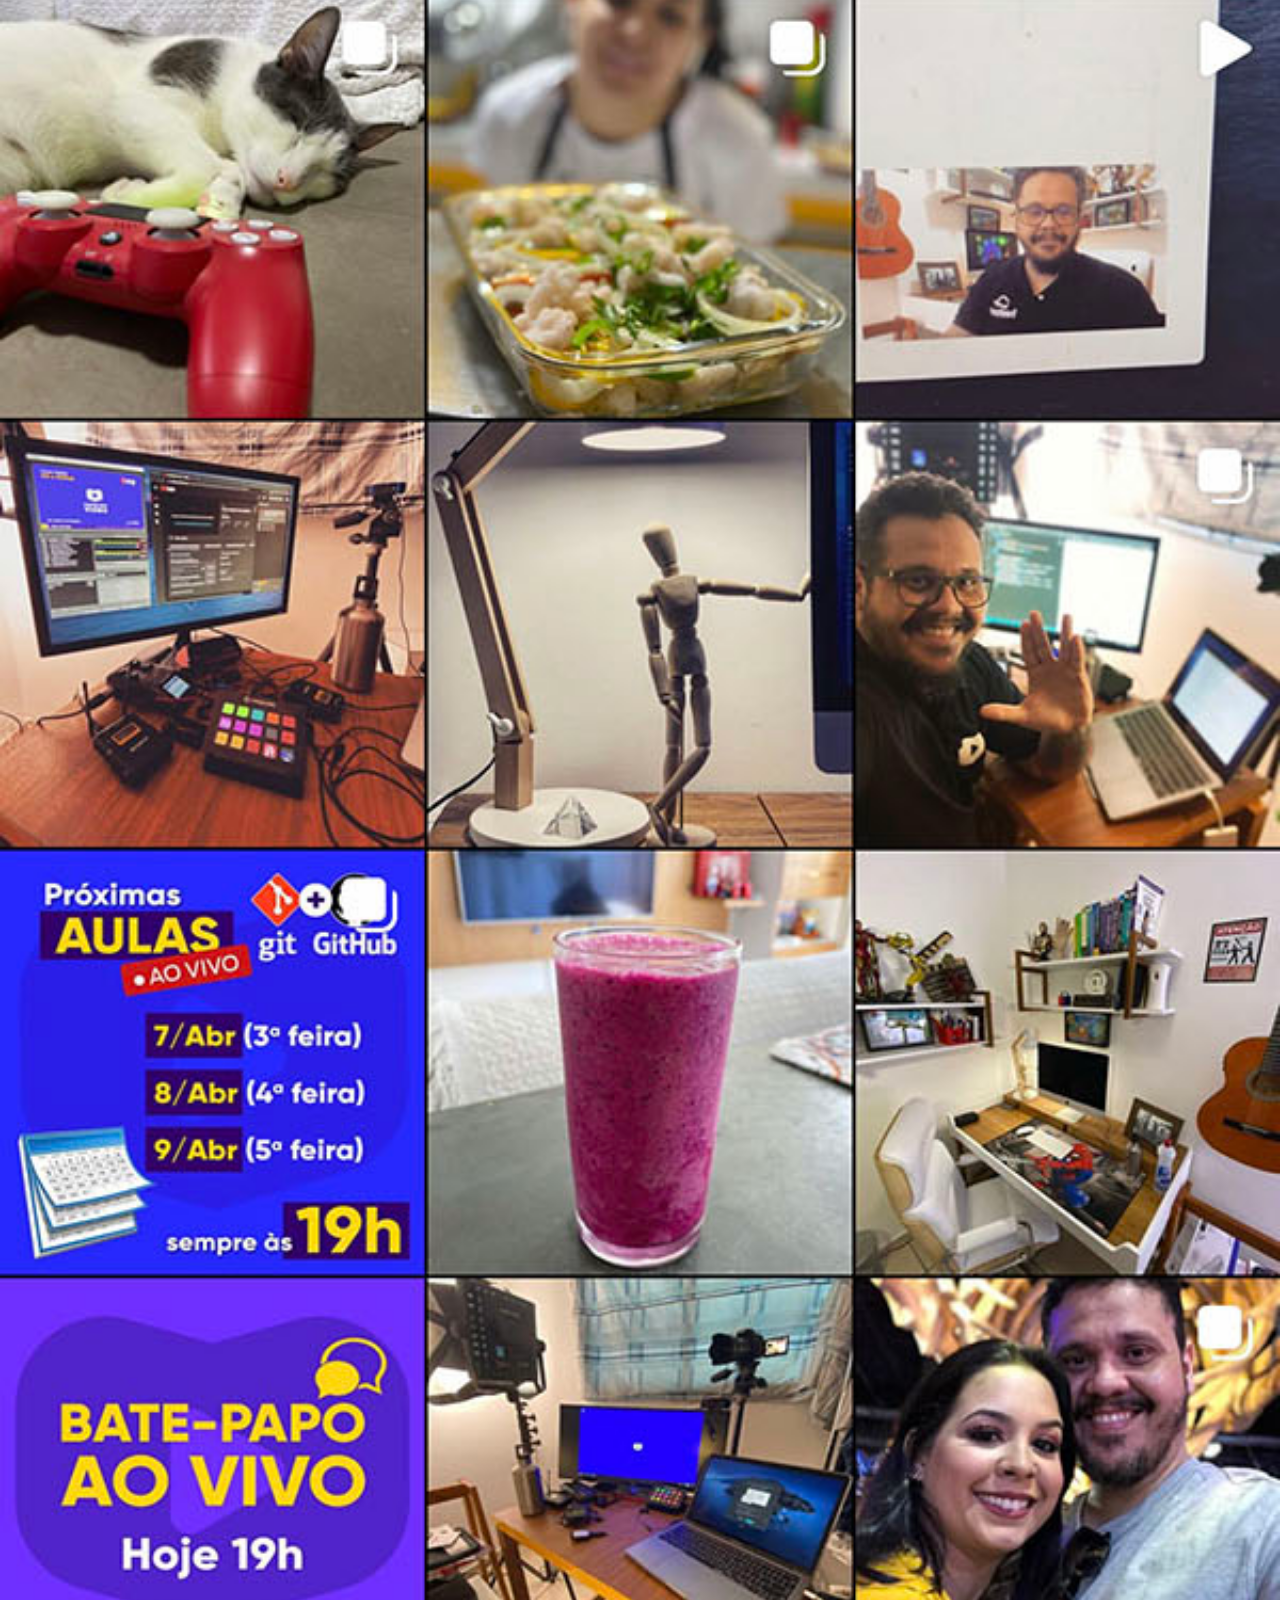
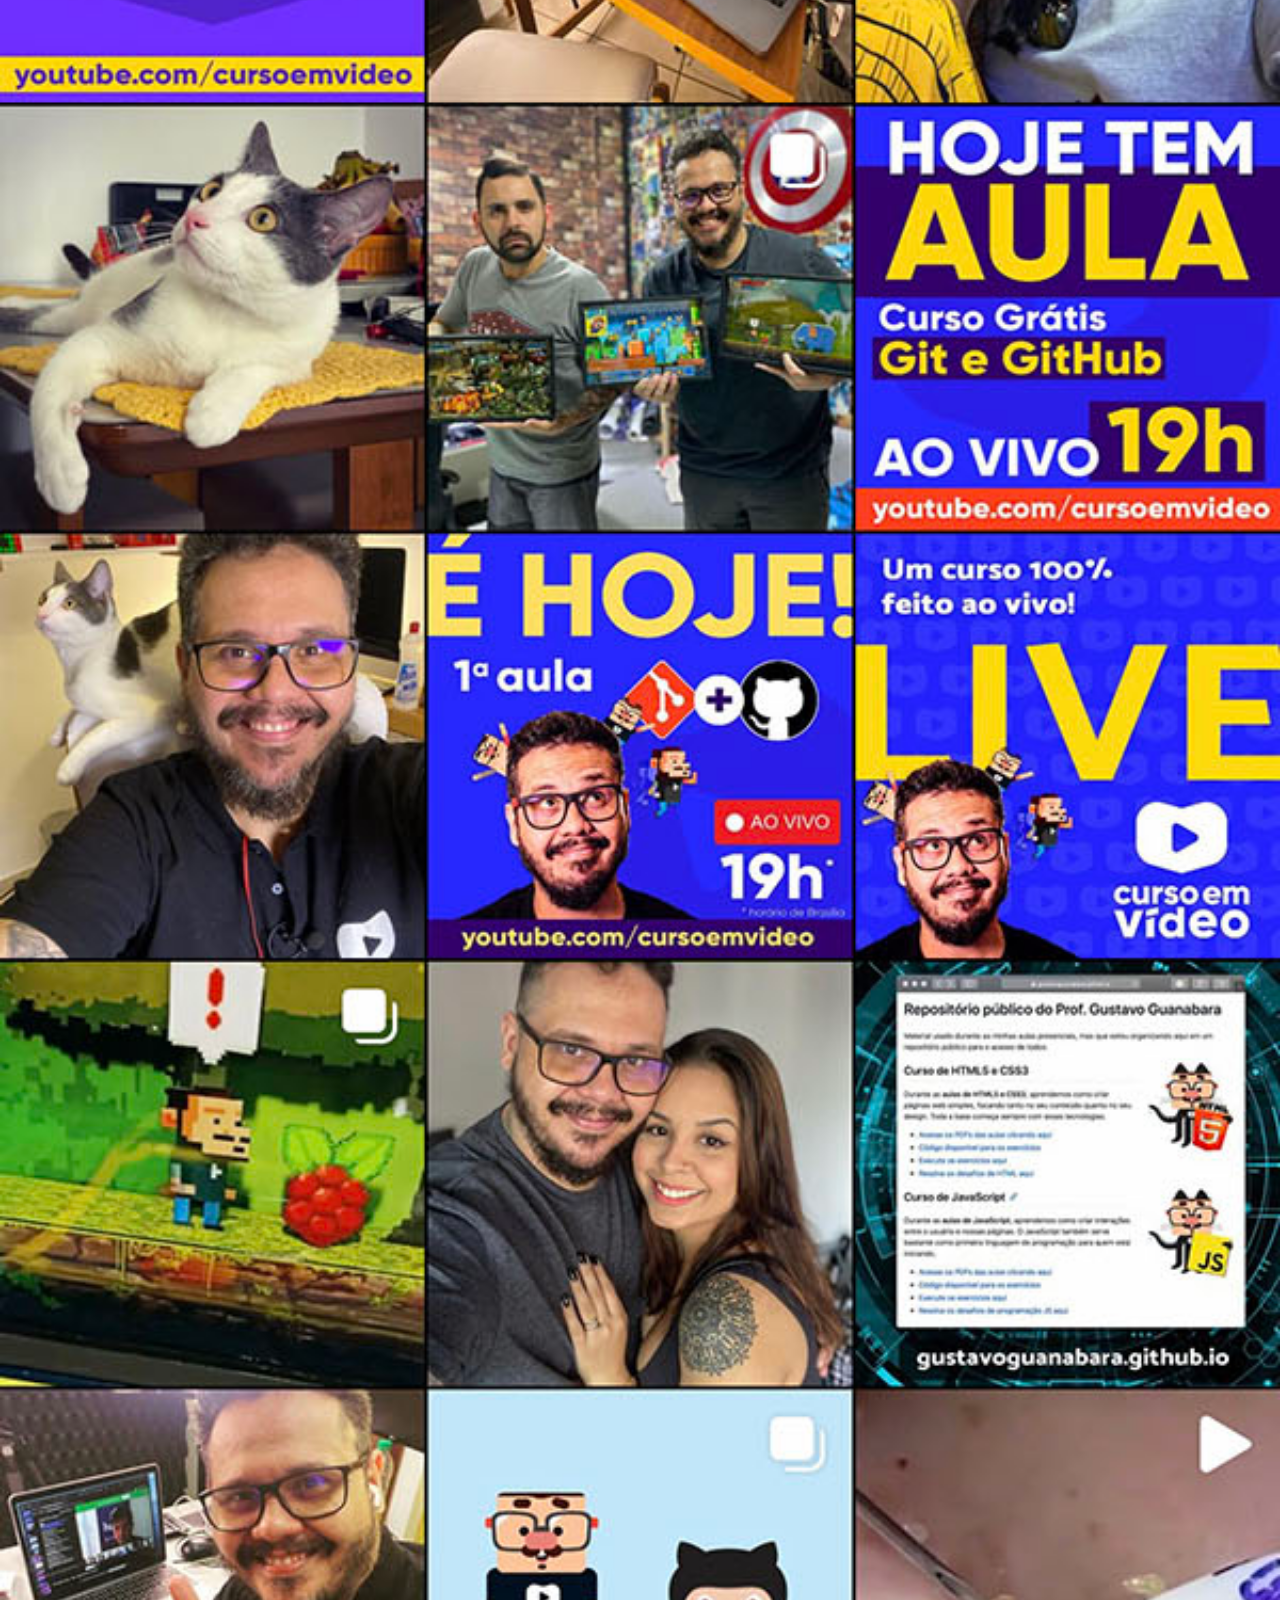
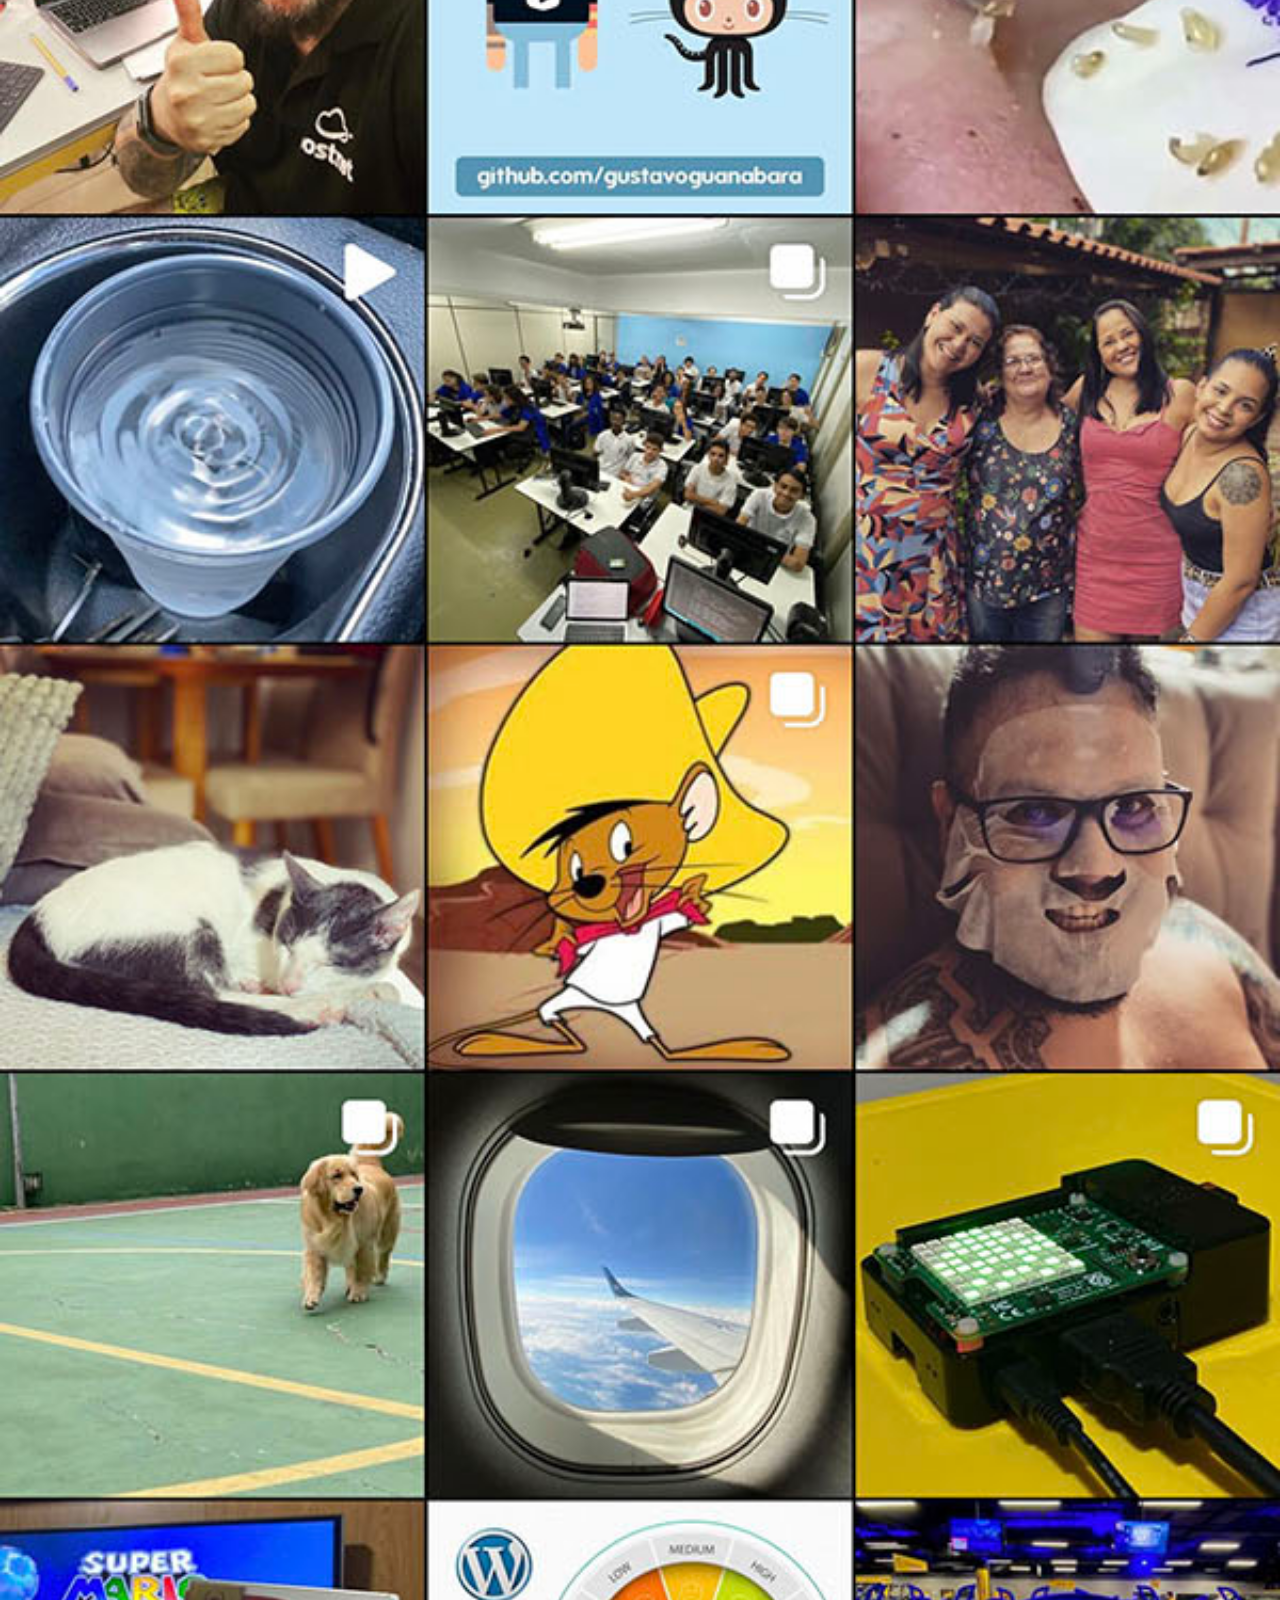
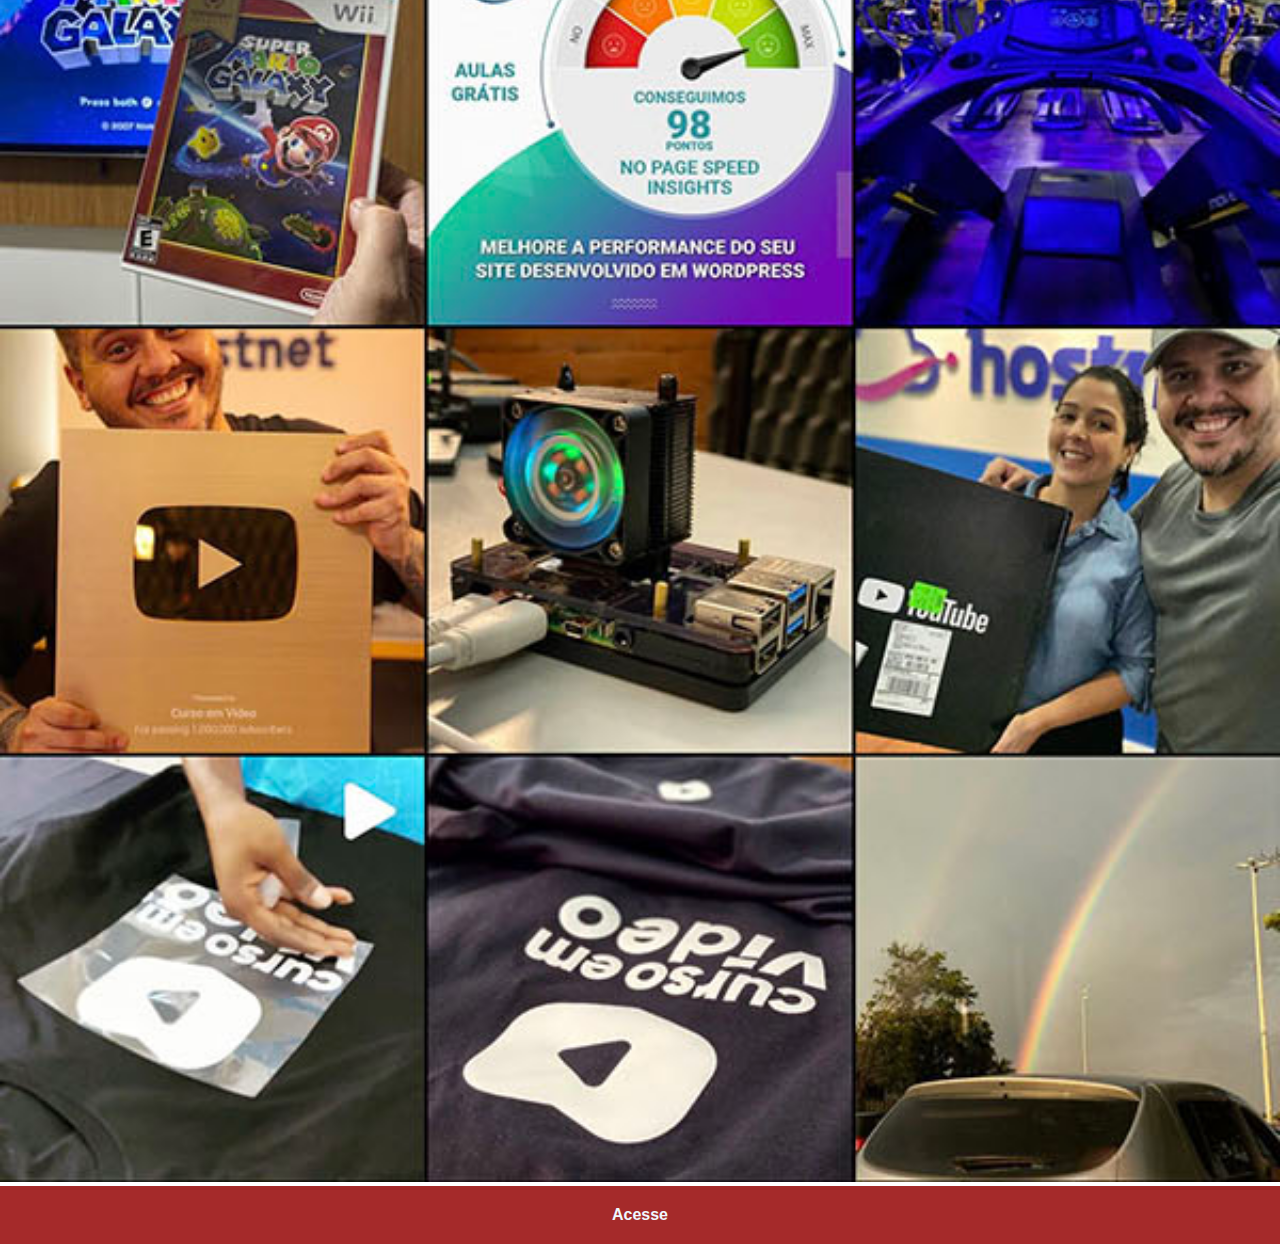
<file: instagram.html>
<!DOCTYPE html>
<html lang="pt-br">
<head>
    <meta charset="UTF-8">
    <meta http-equiv="X-UA-Compatible" content="IE=edge">
    <meta name="viewport" content="width=device-width, initial-scale=1.0">
    <link rel="stylesheet" href="estilo/social.css">
    <title>Instagram</title>
</head>
<body>
    
    <img src="imagens/tela-instagram.jpg" alt="instagram">
    <a href="https://www.instagram.com/beto2franca/" target="_blank">Acesse</a>

</body>
</html>
</file>
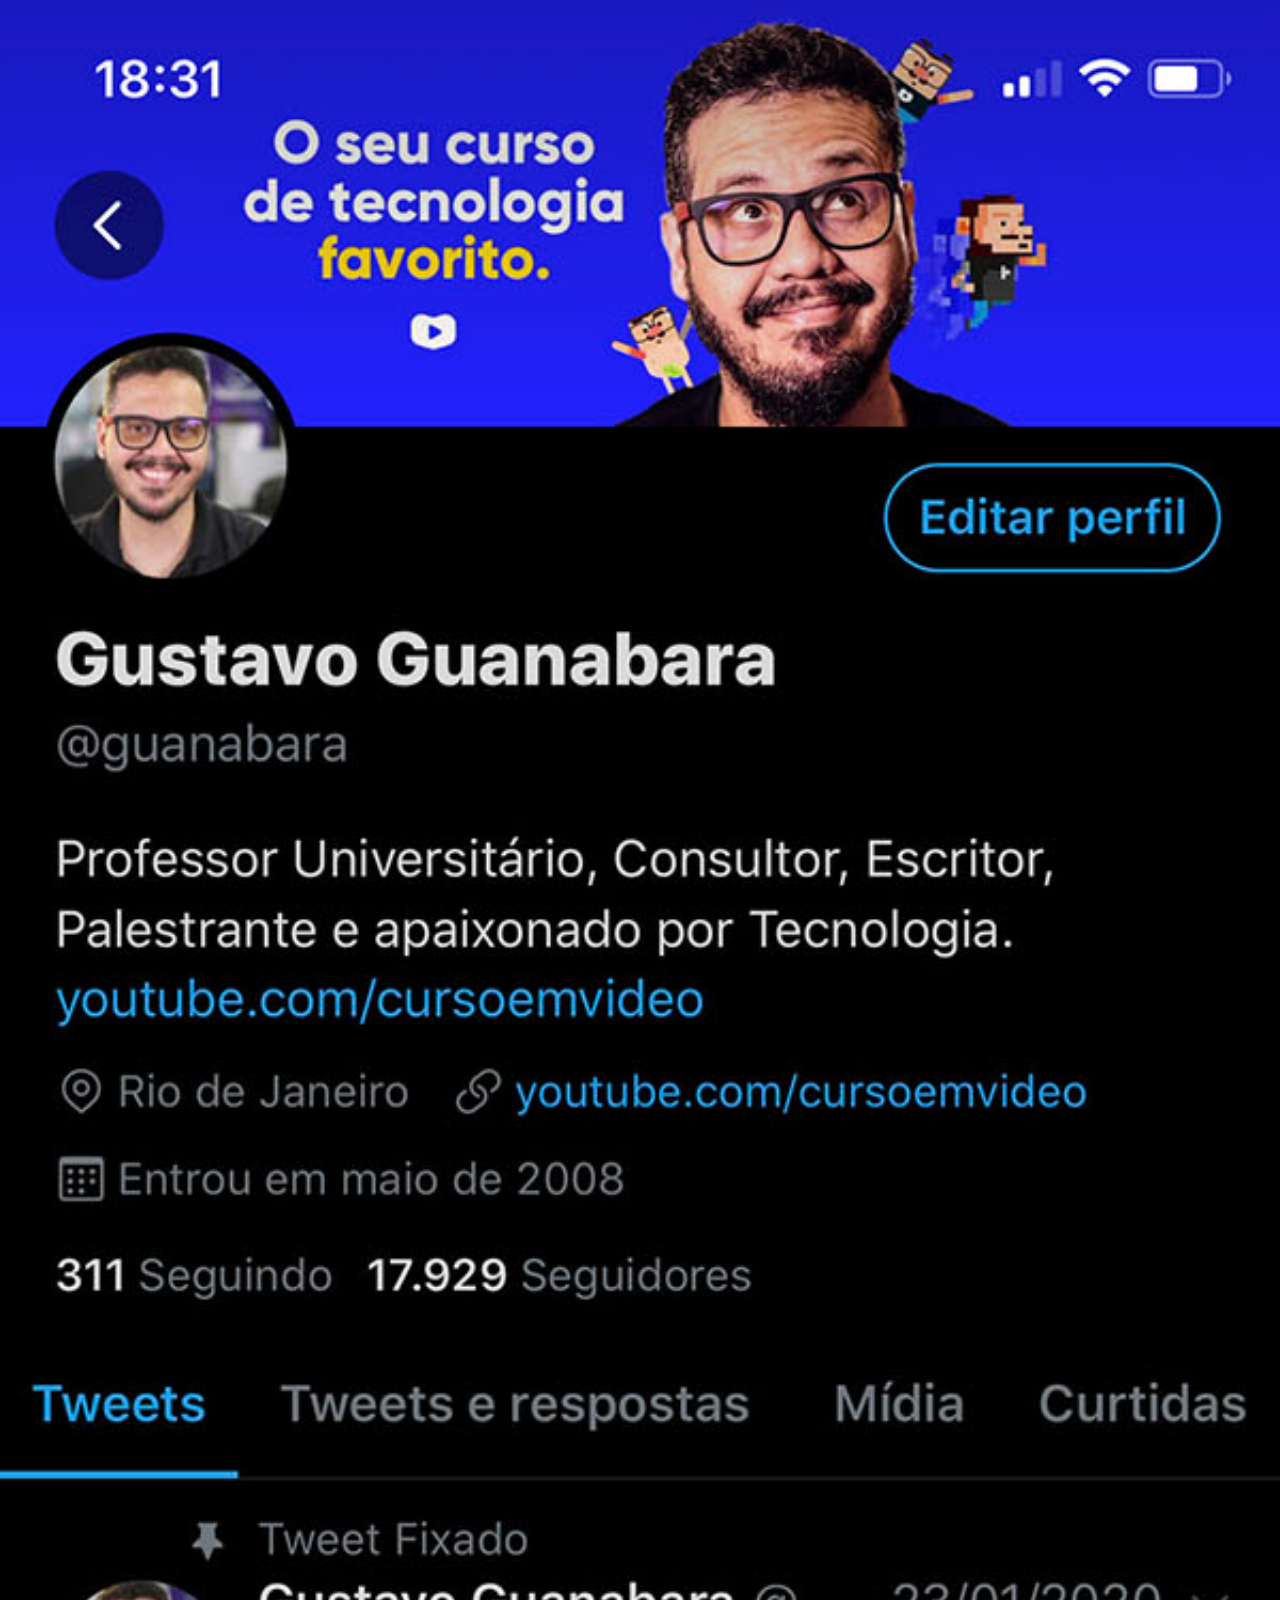
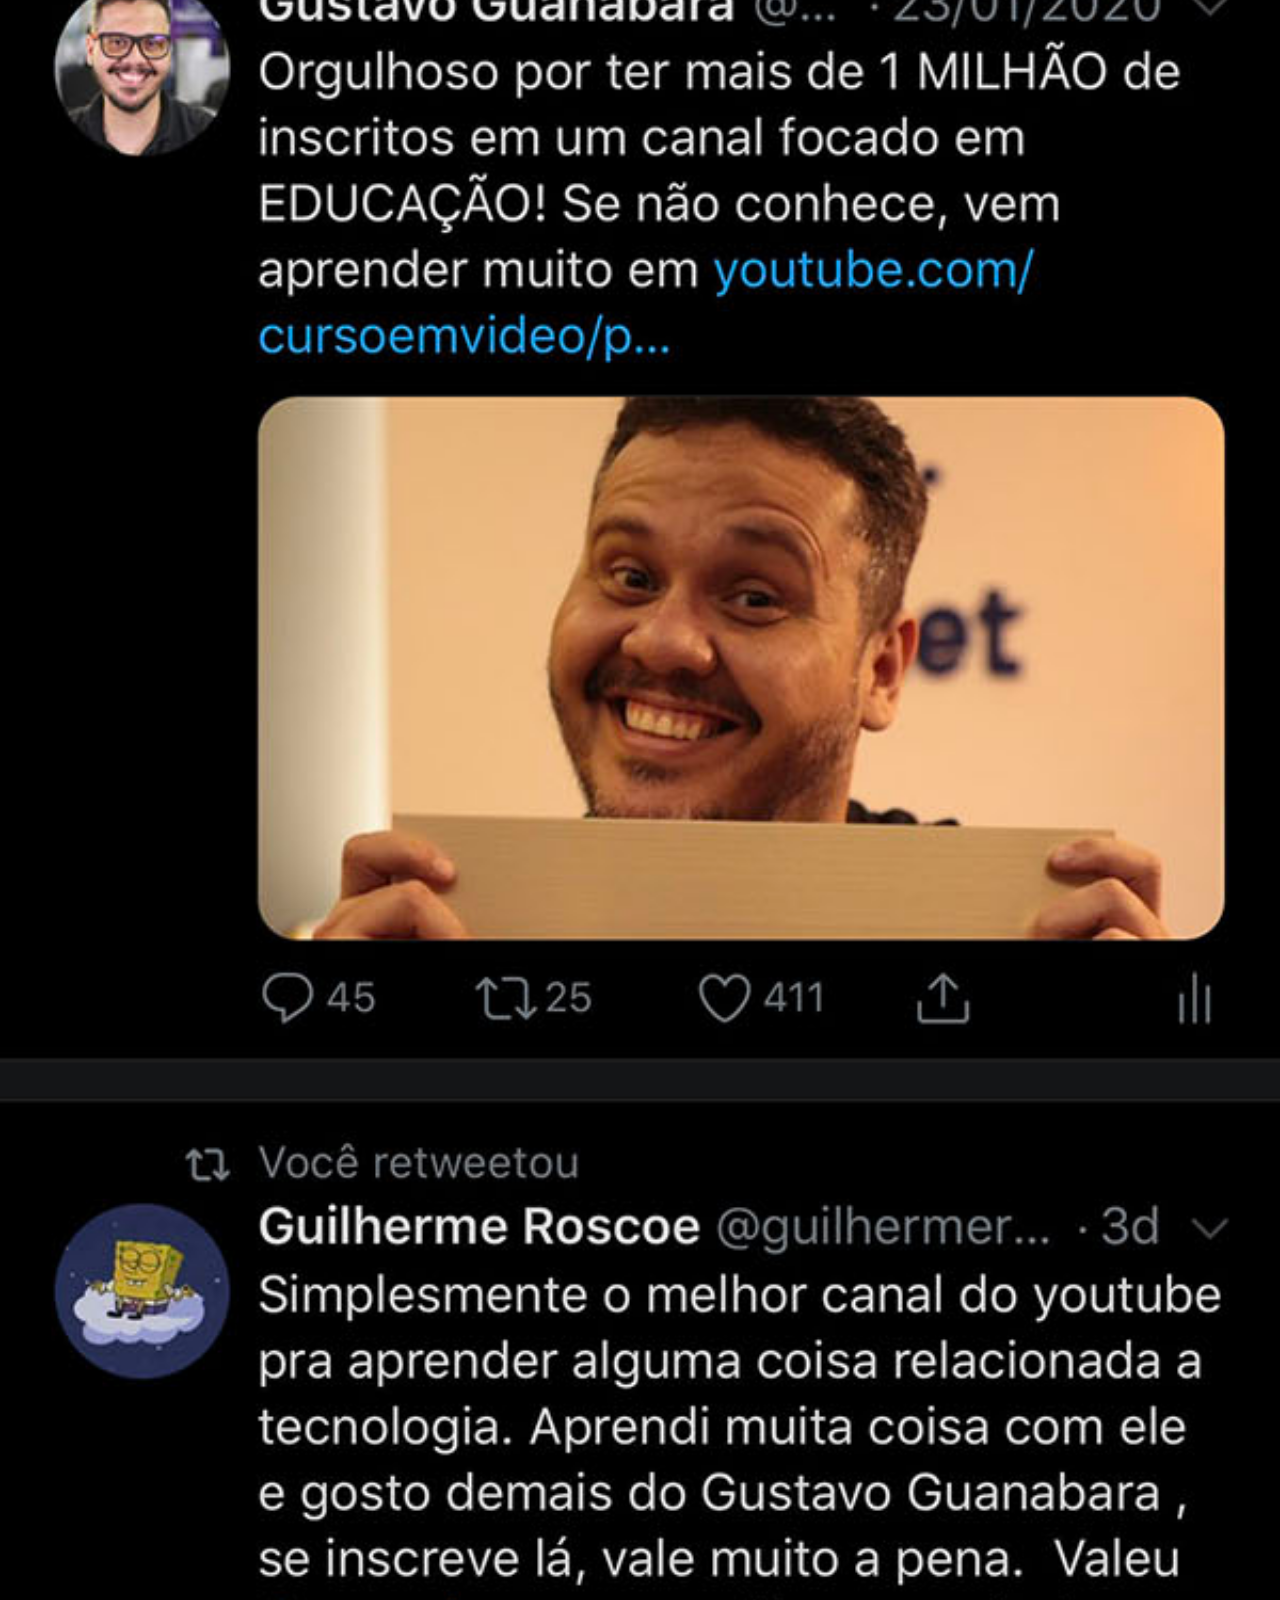
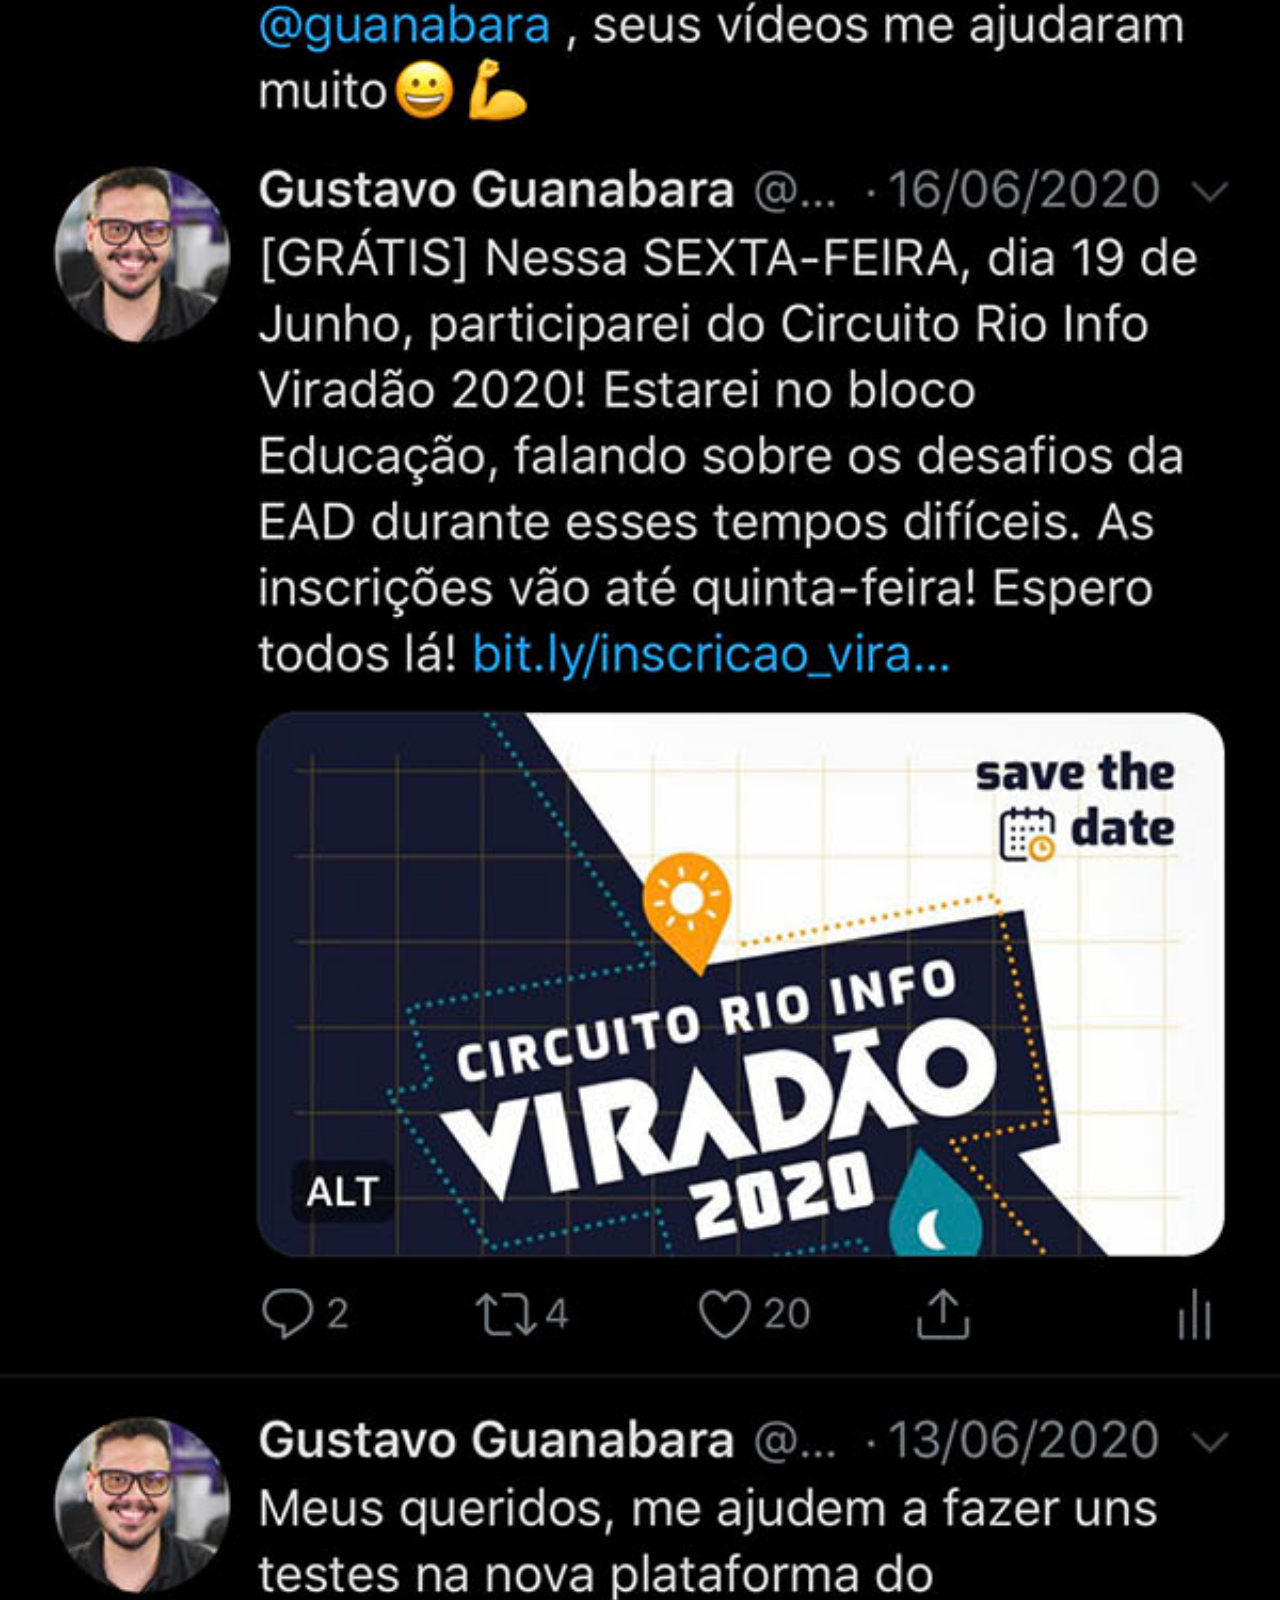
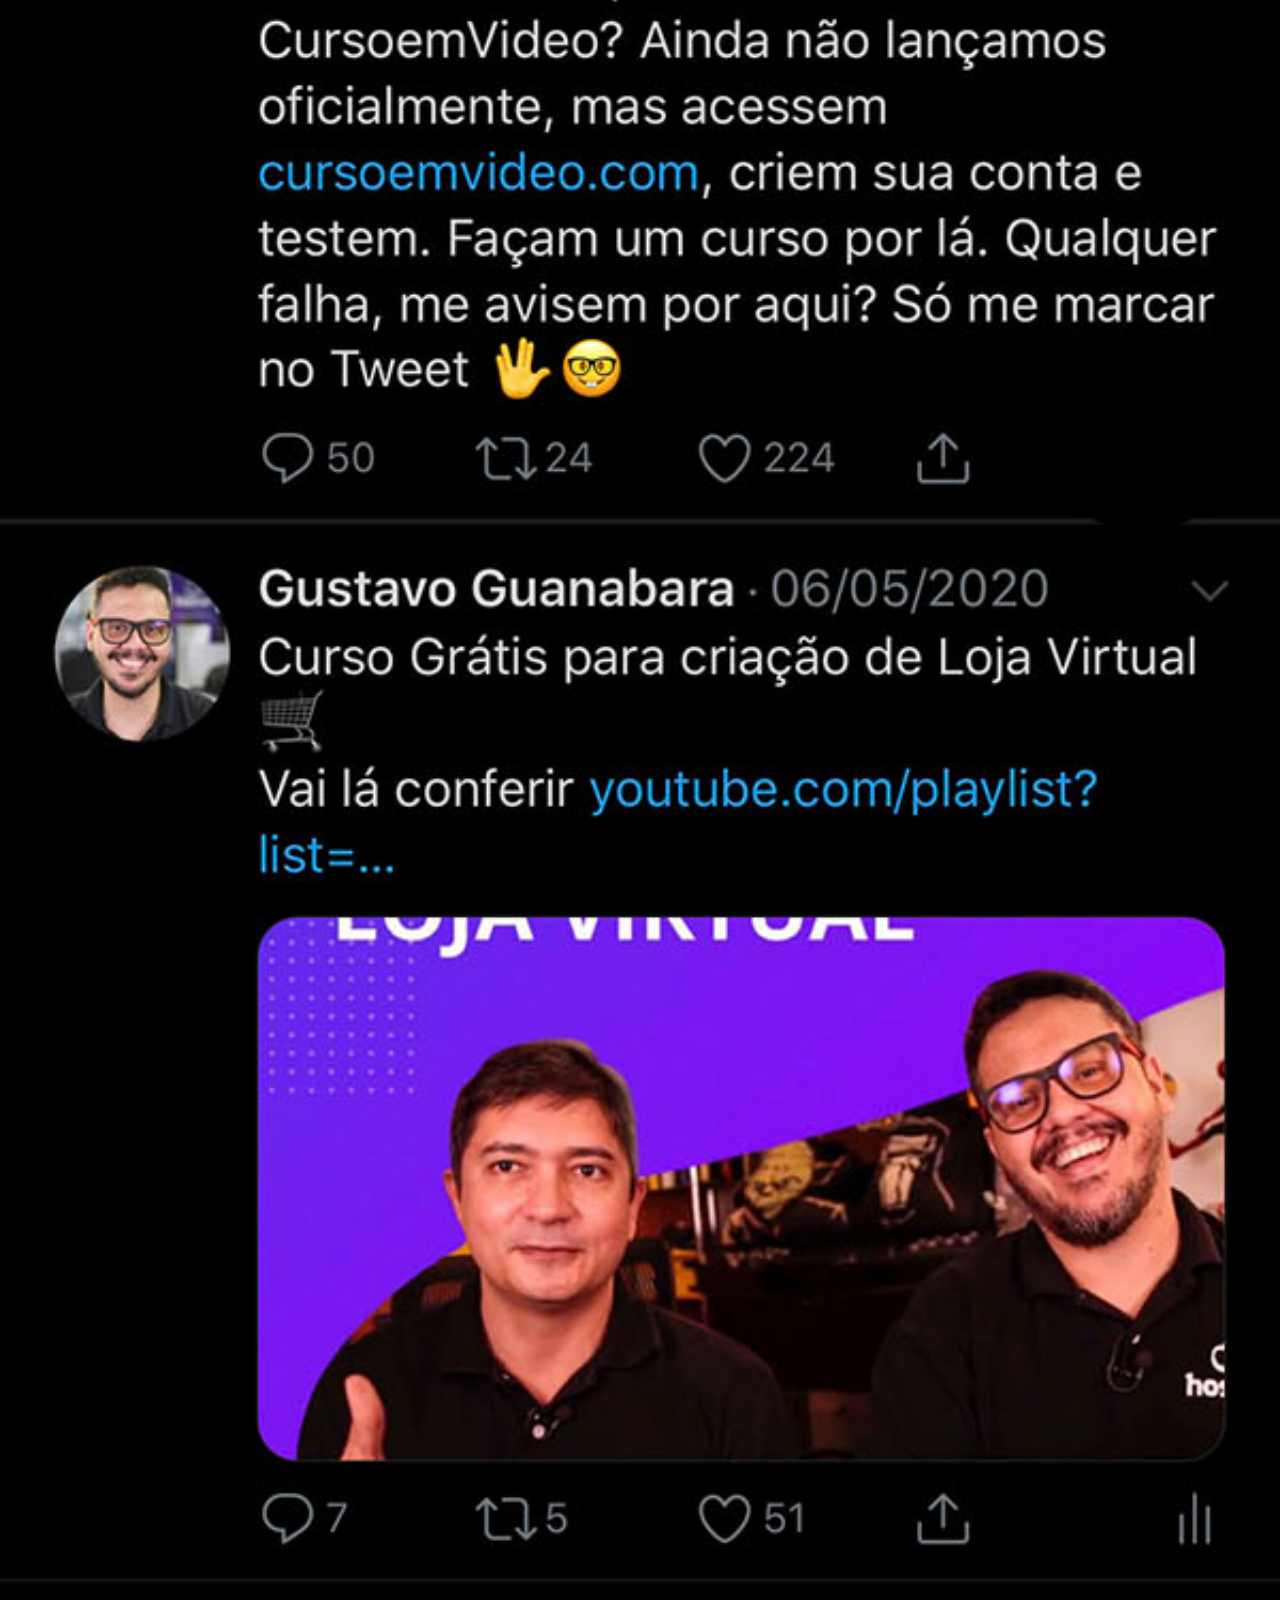
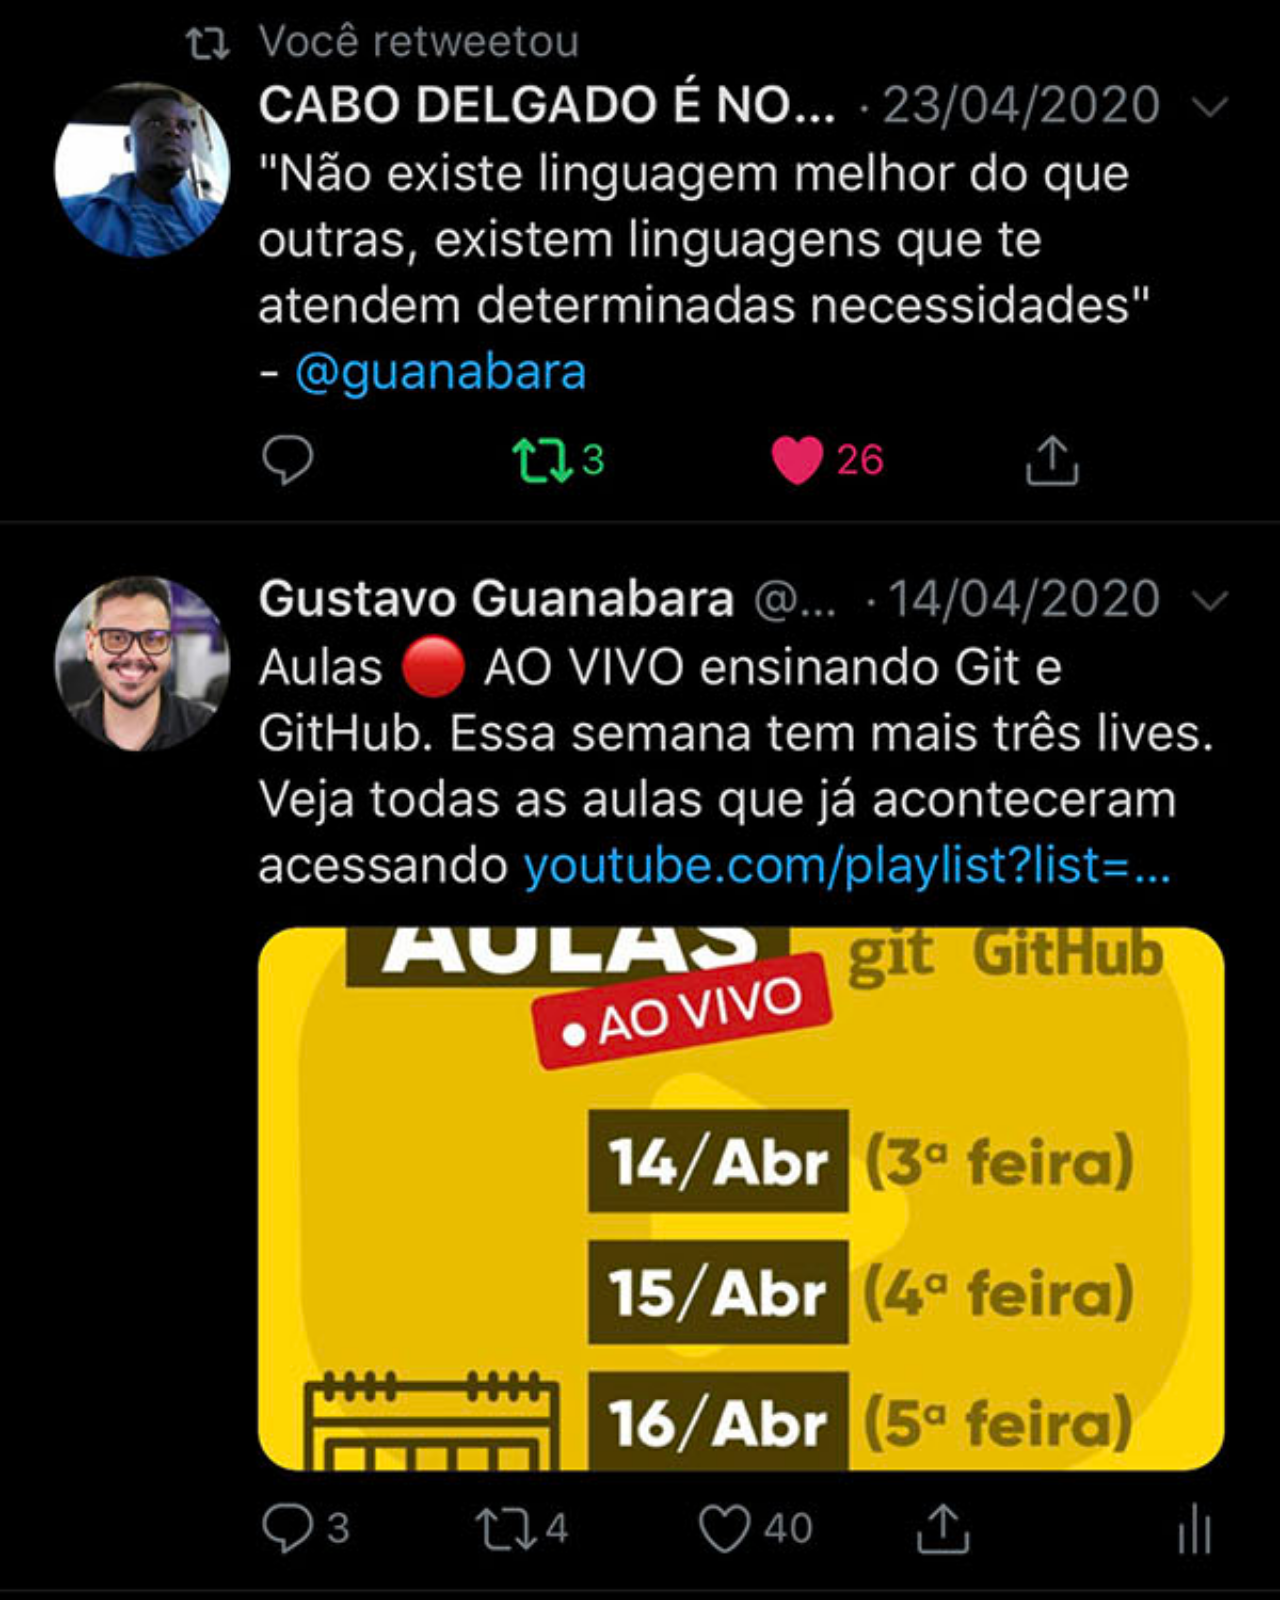
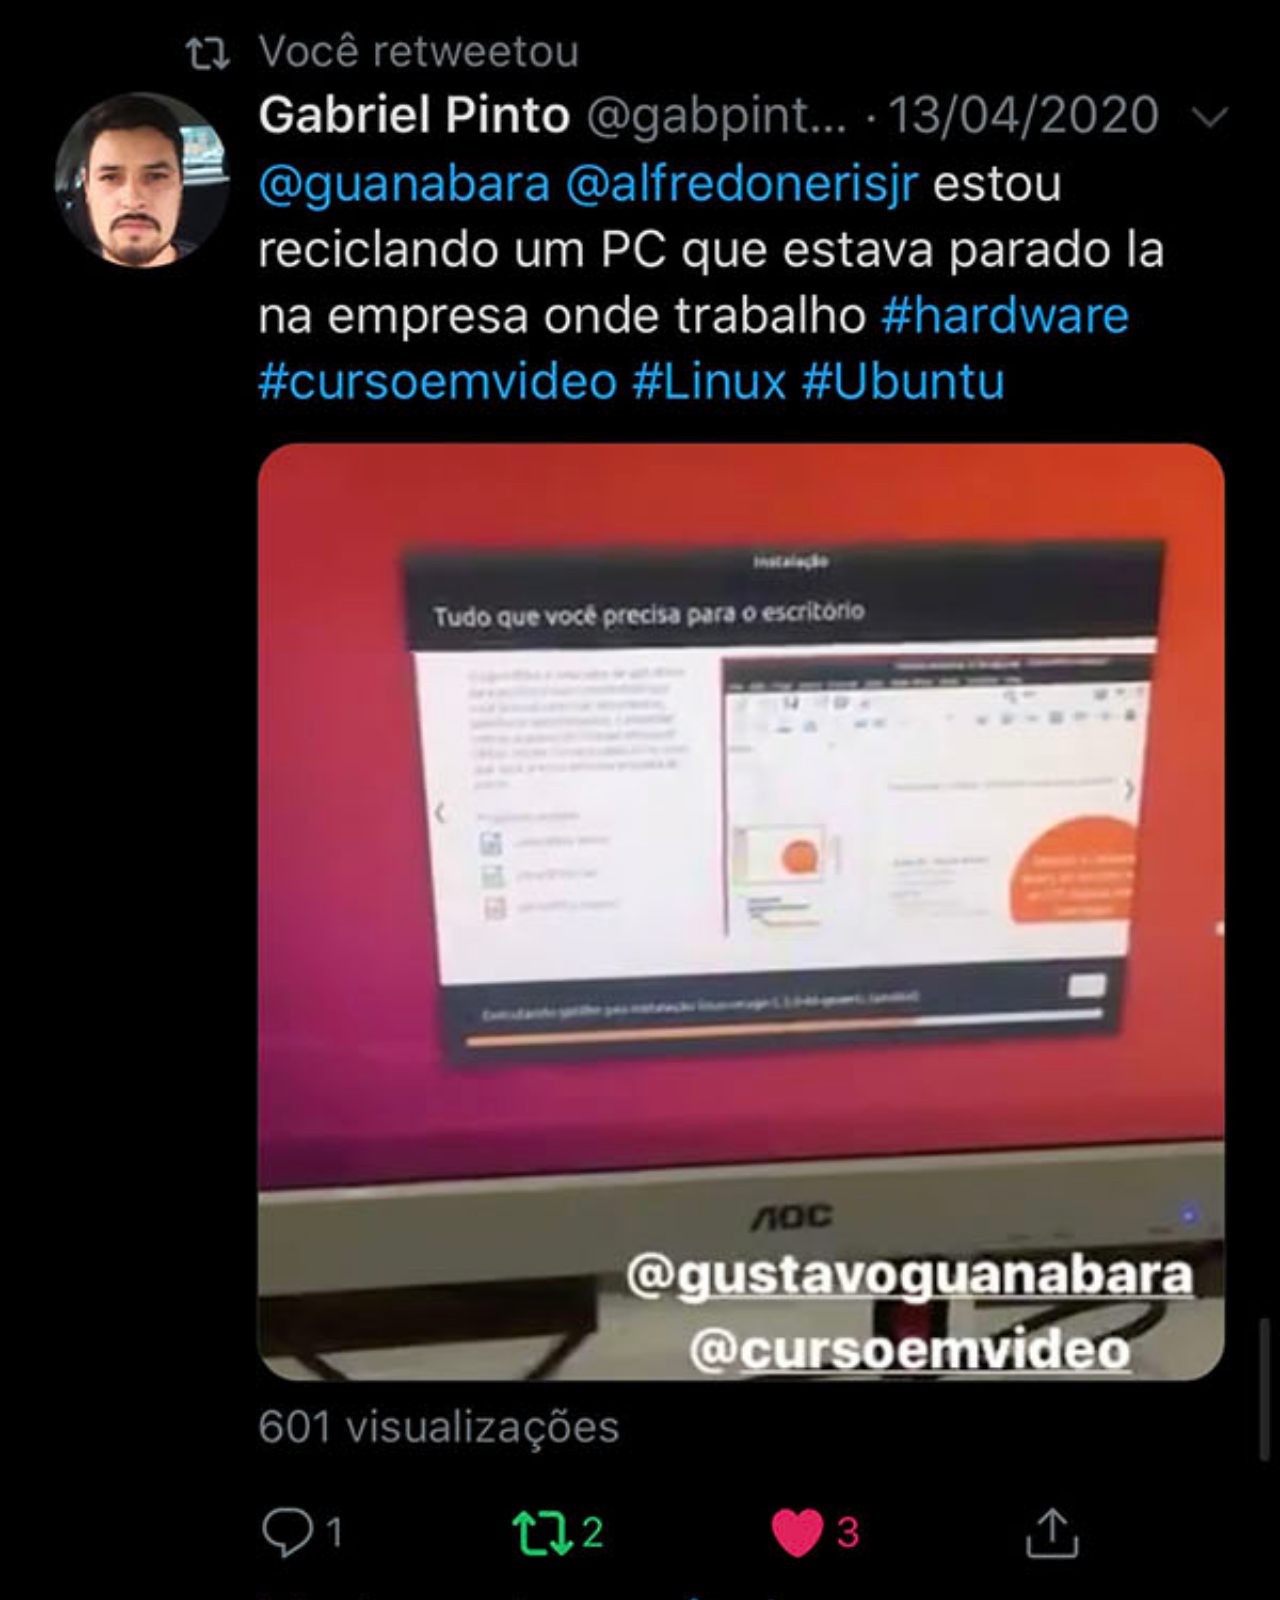
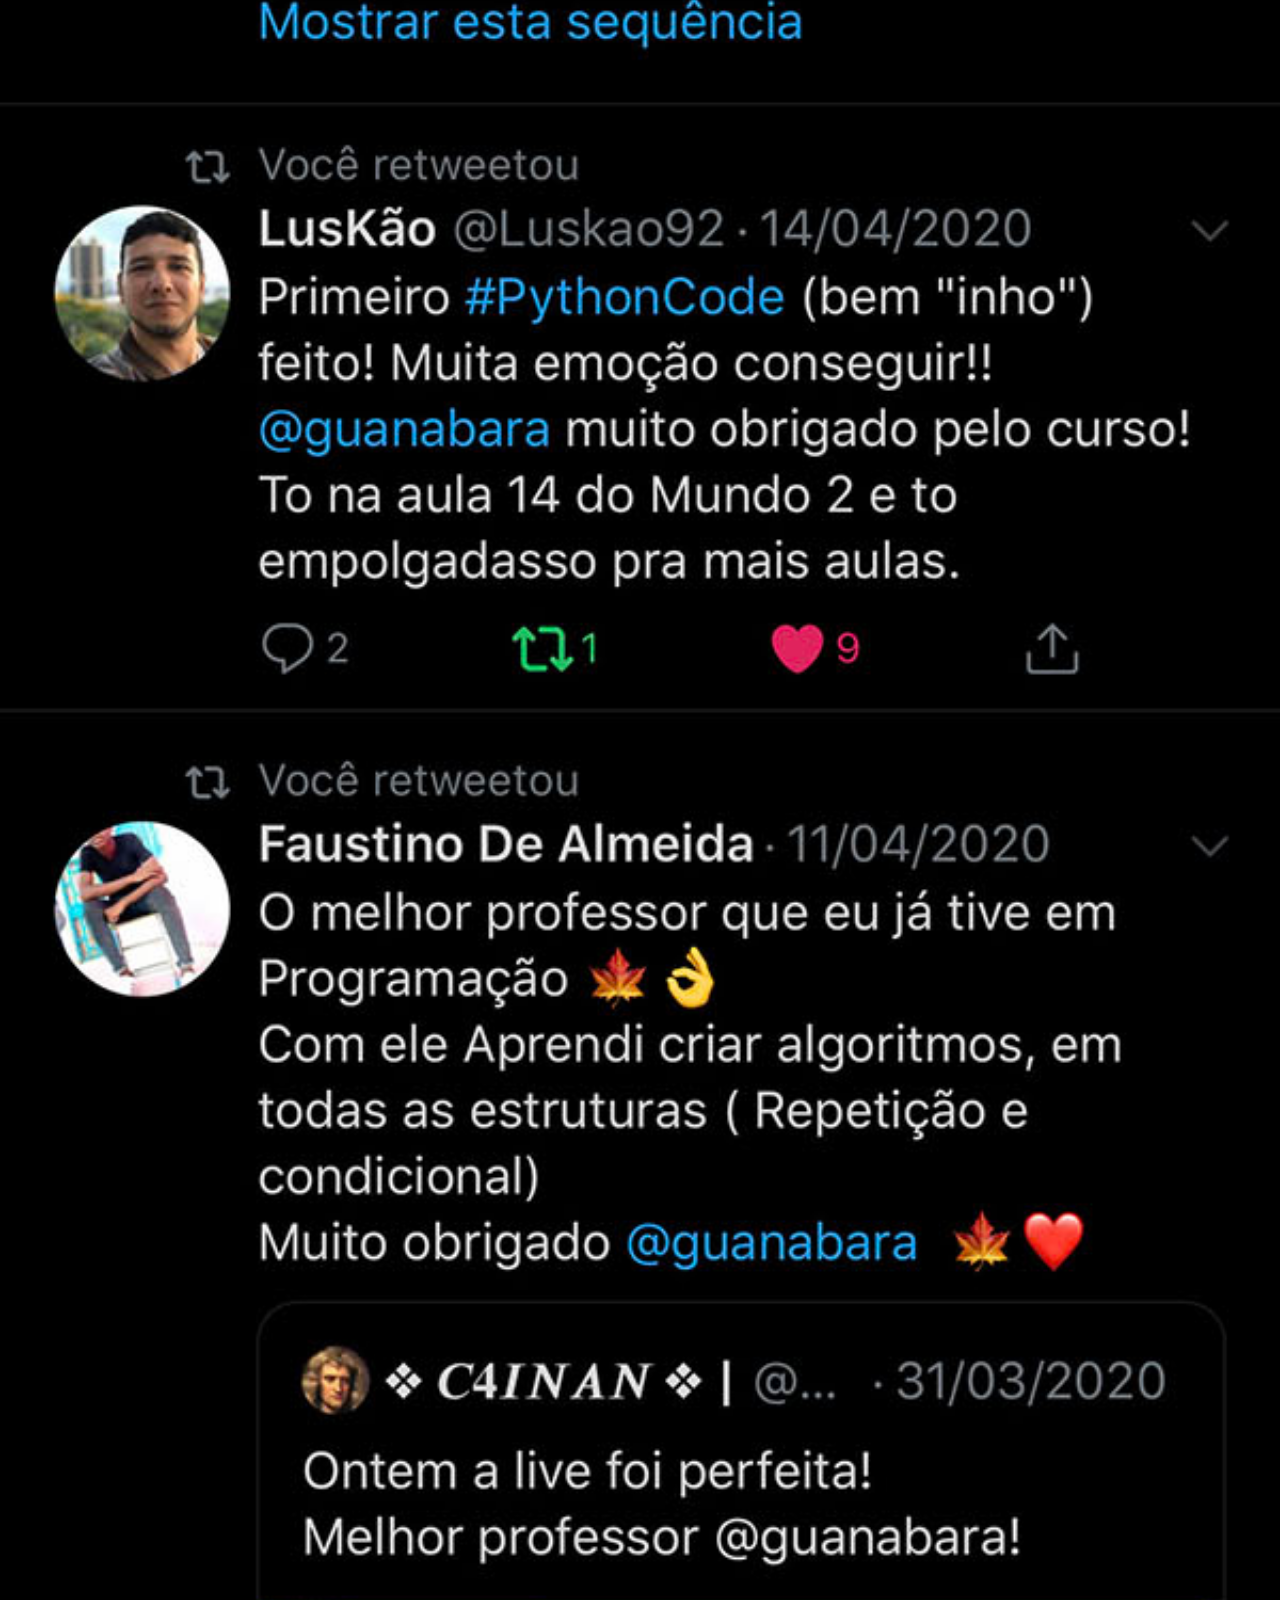
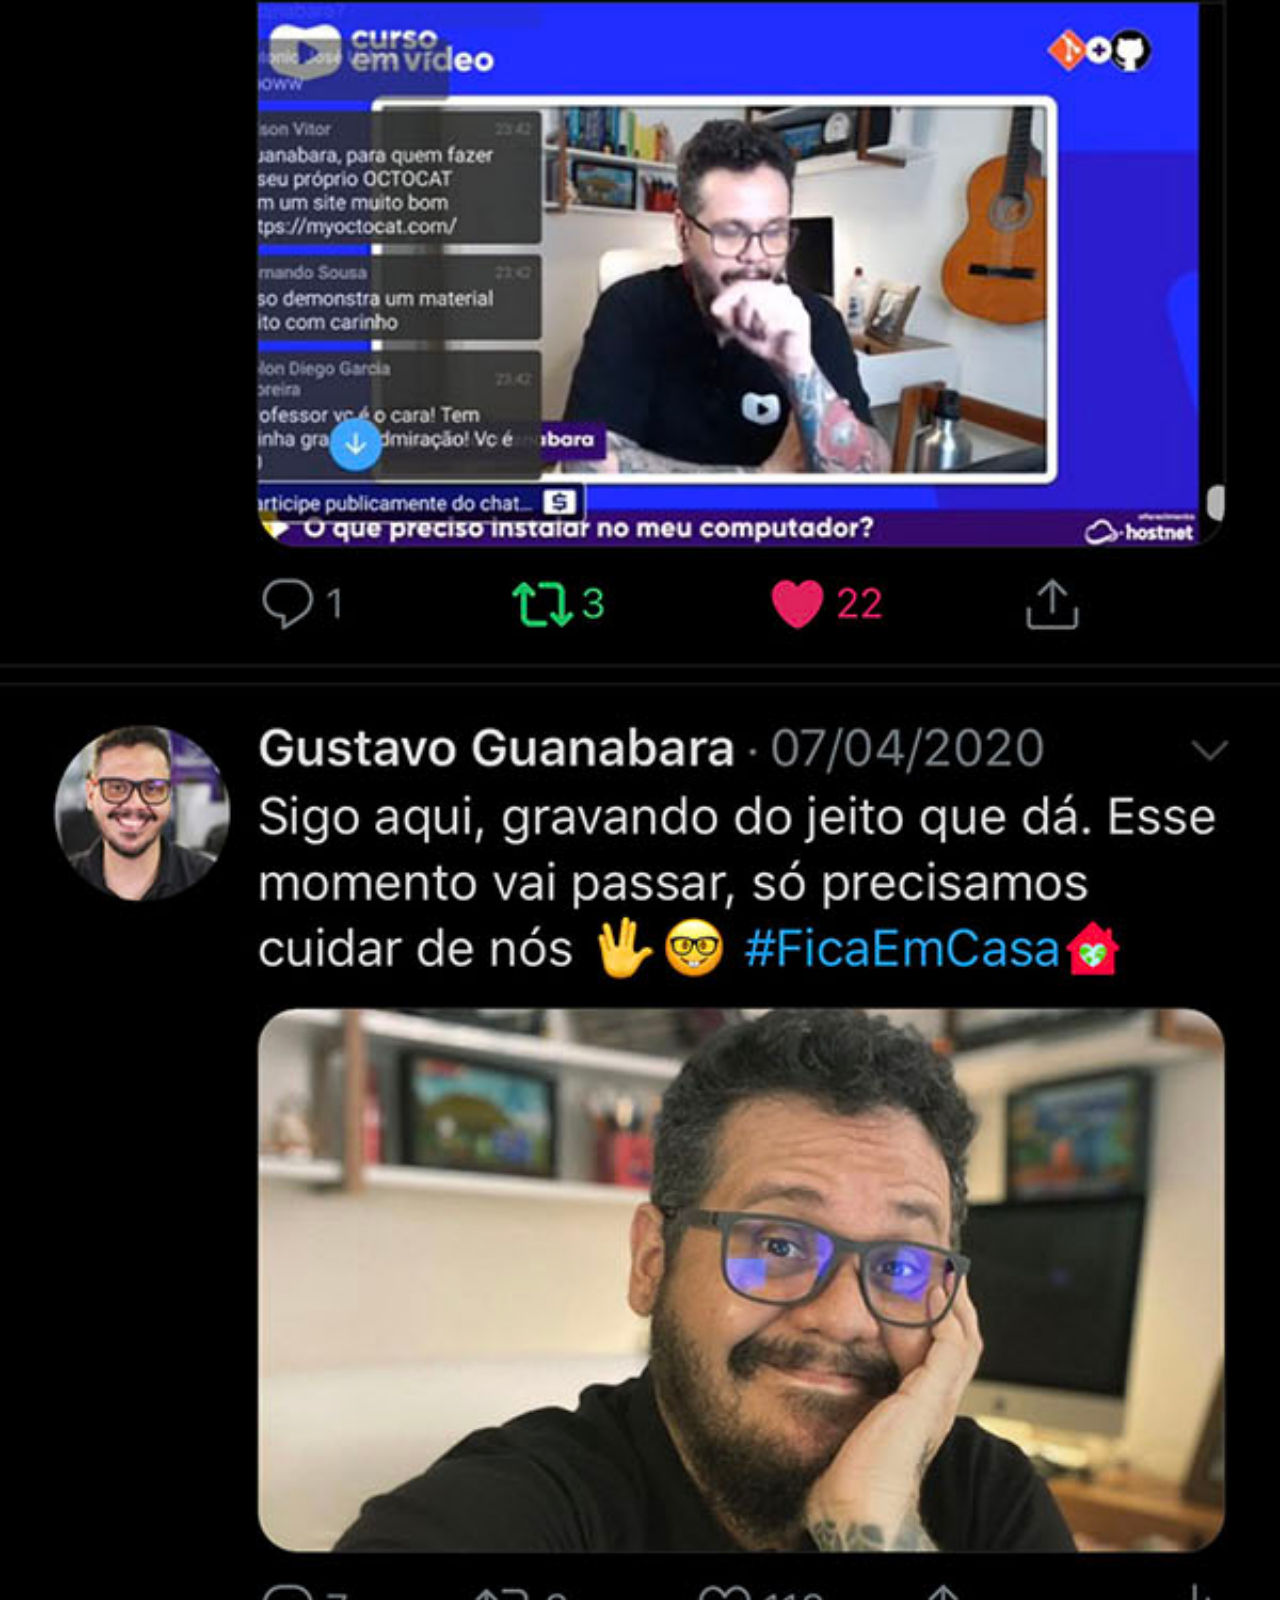
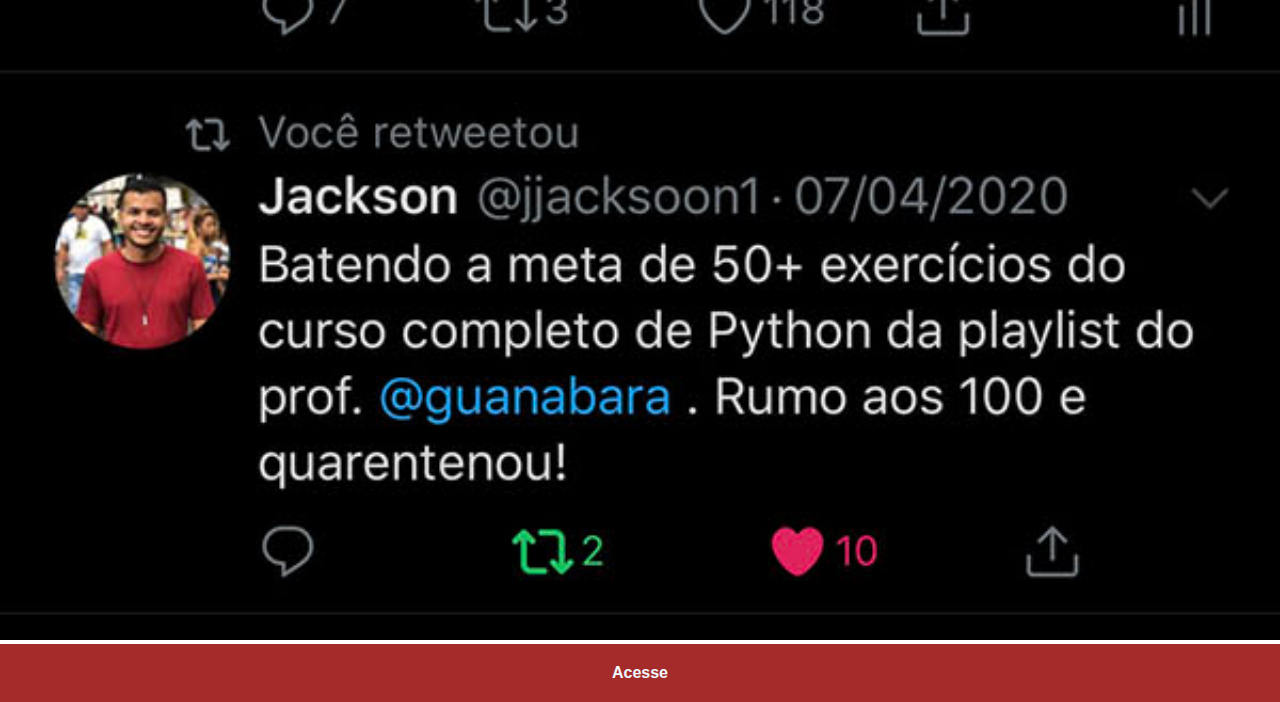
<file: twitter.html>
<!DOCTYPE html>
<html lang="pt-br">
<head>
    <meta charset="UTF-8">
    <meta http-equiv="X-UA-Compatible" content="IE=edge">
    <meta name="viewport" content="width=device-width, initial-scale=1.0">
    <link rel="stylesheet" href="estilo/social.css">
    <title>Twitter</title>
</head>
<body>

    <img src="imagens/tela-twitter.jpg" alt="twitter">
    <a href="https://www.instagram.com/beto2franca/" target="_blank">Acesse</a>
    
</body>
</html>
</file>
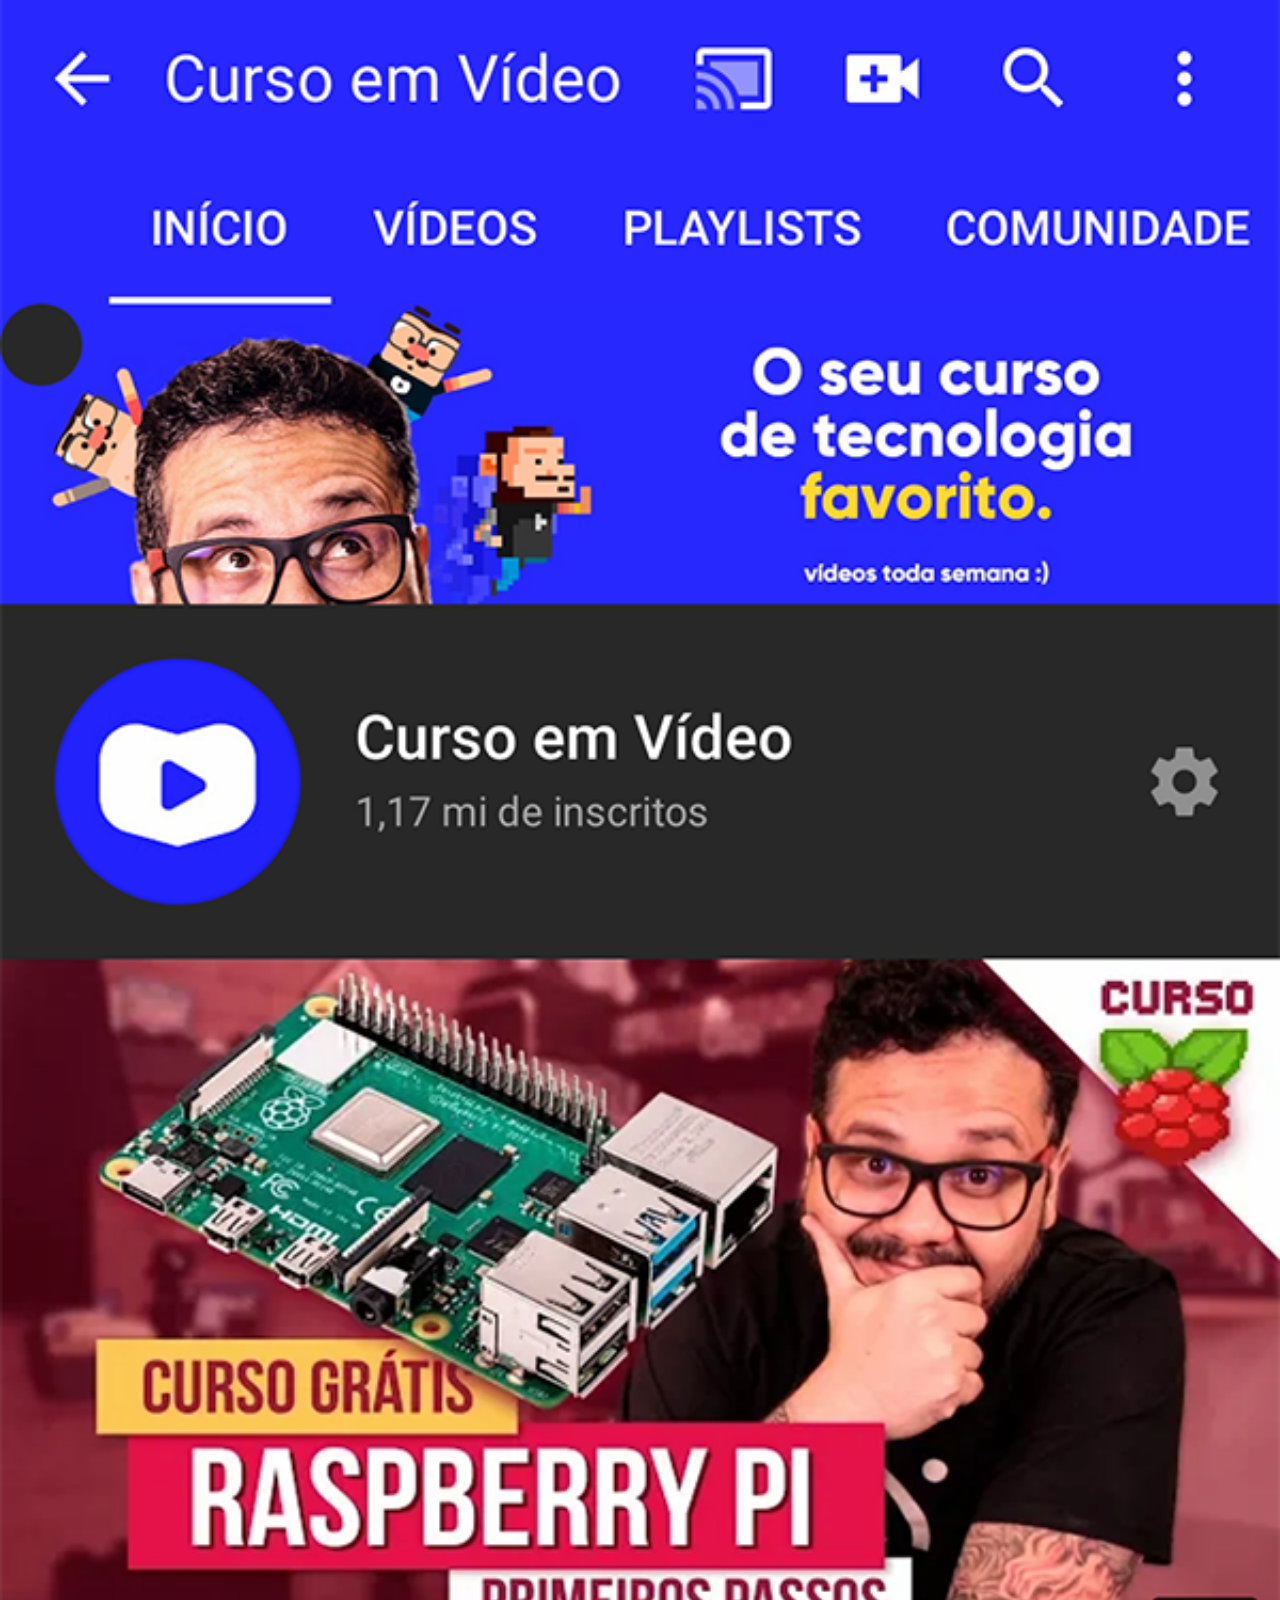
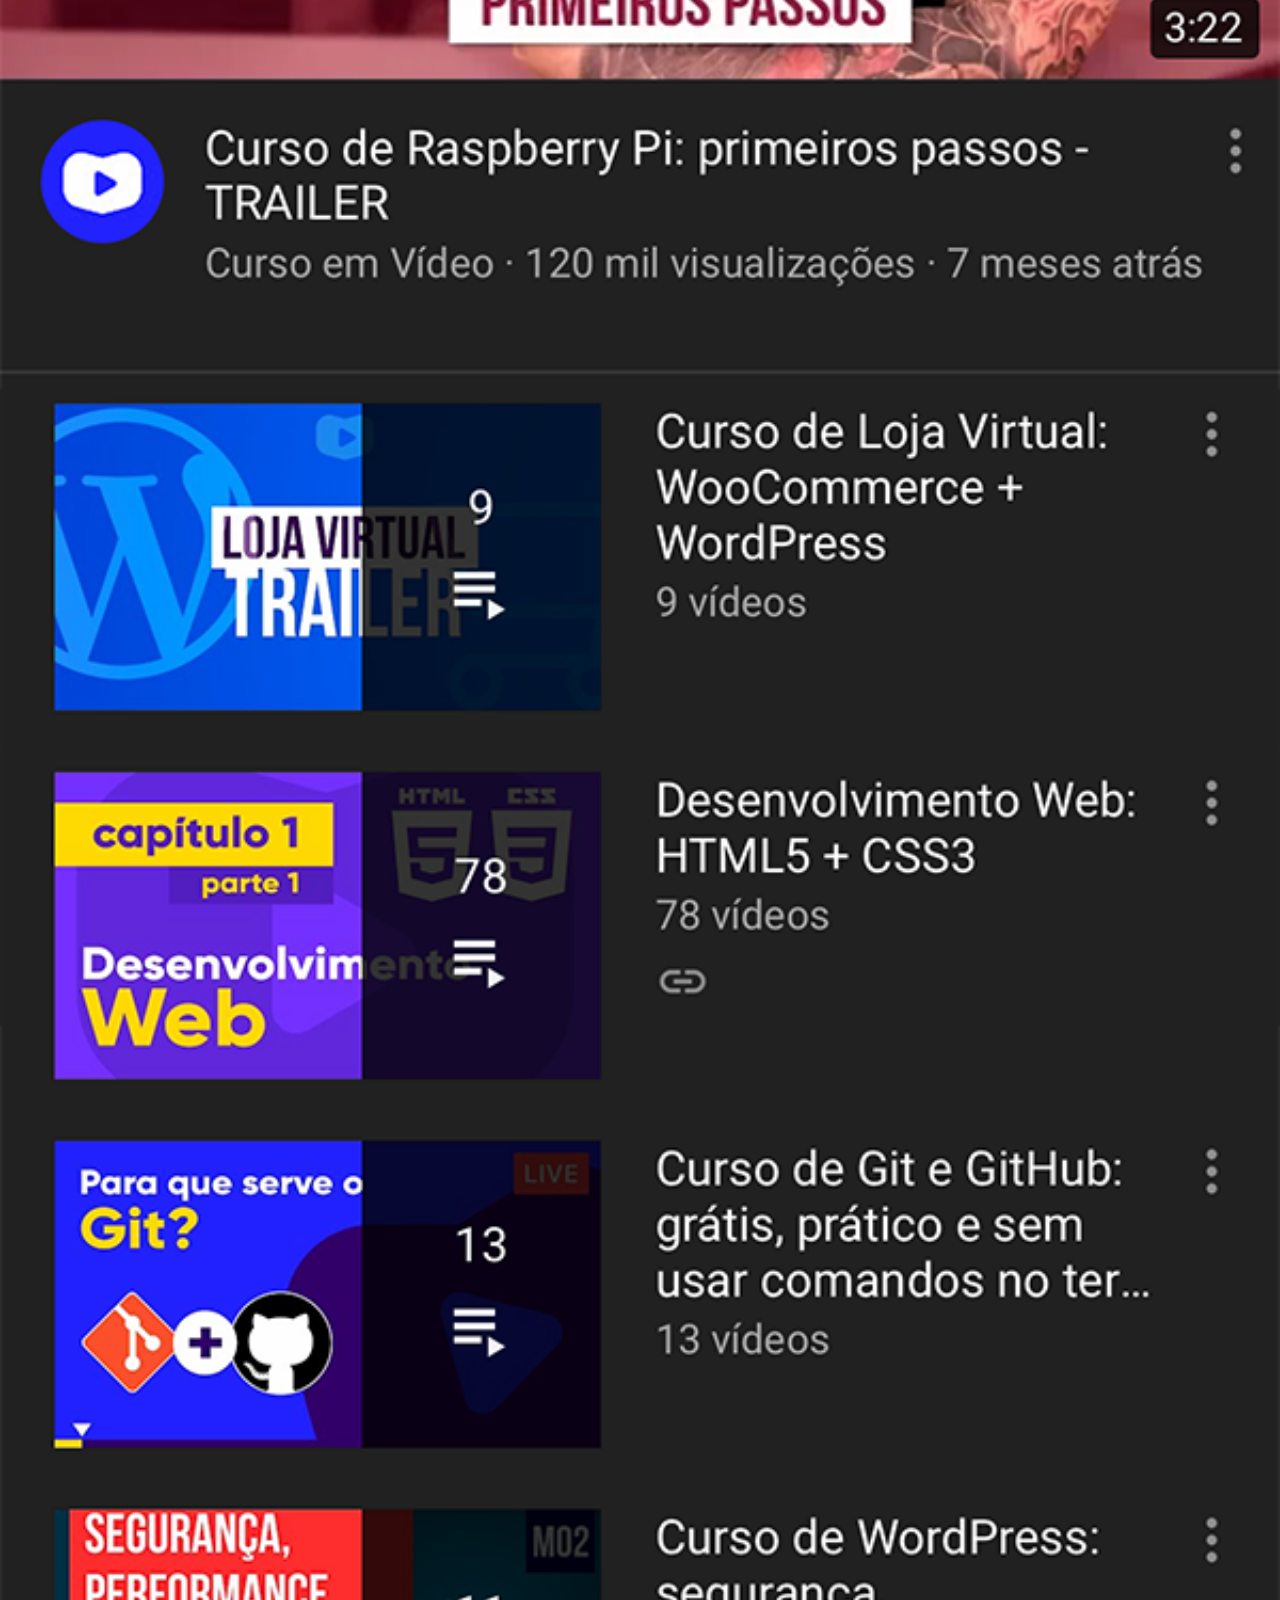
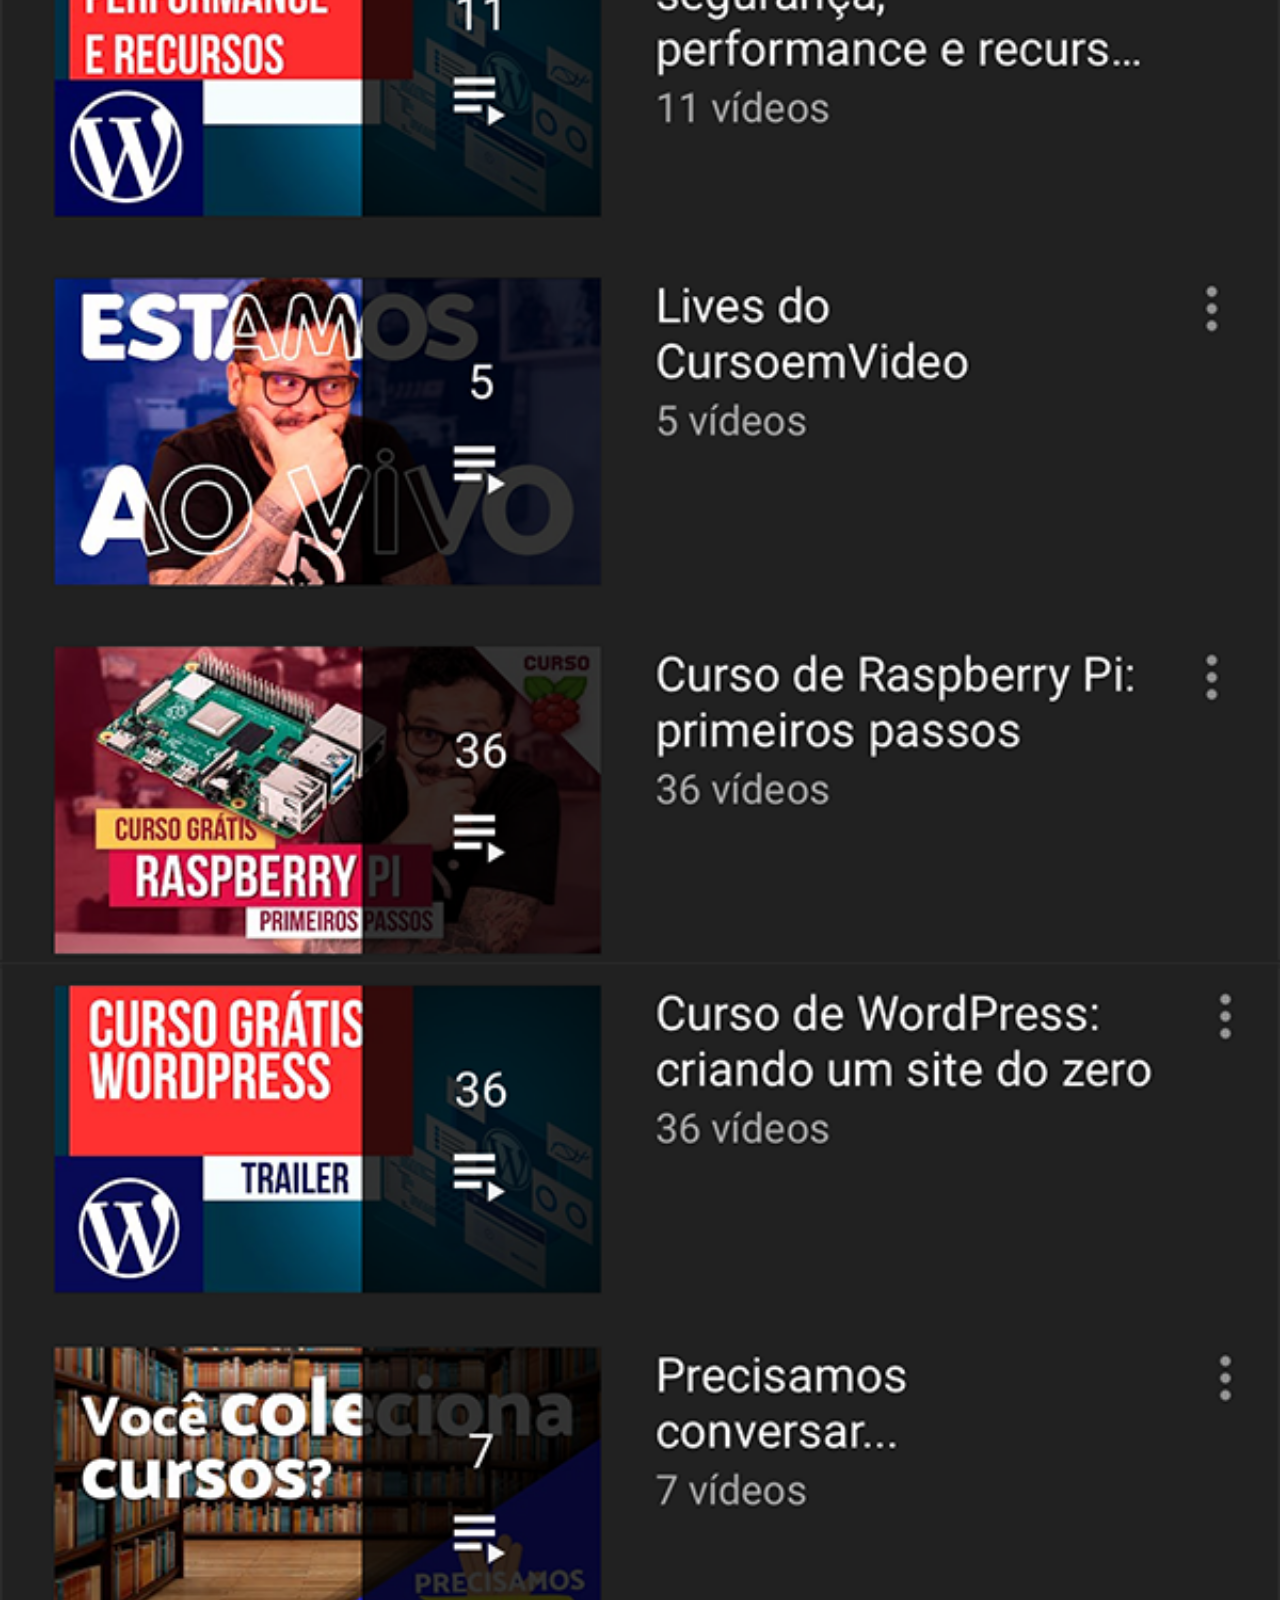
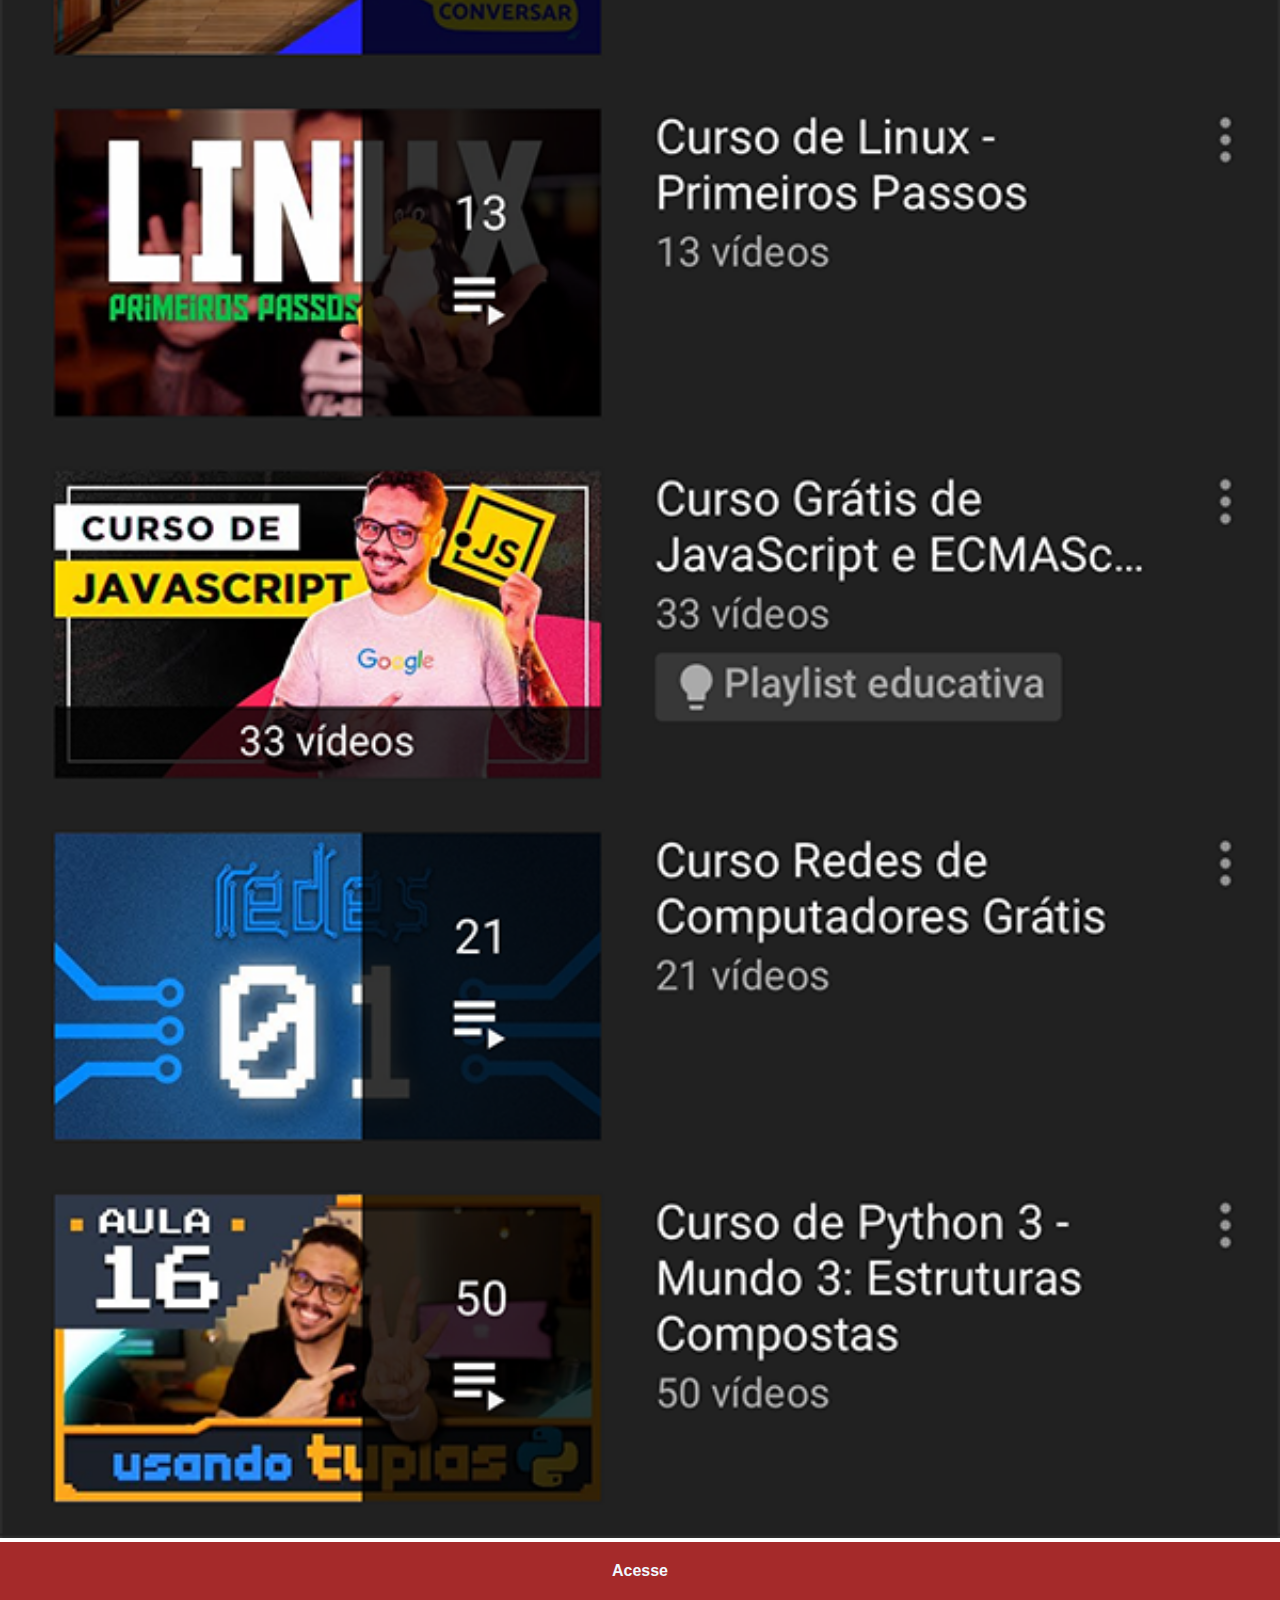
<file: youtube.html>
<!DOCTYPE html>
<html lang="pt-br">
<head>
    <meta charset="UTF-8">
    <meta http-equiv="X-UA-Compatible" content="IE=edge">
    <meta name="viewport" content="width=device-width, initial-scale=1.0">
    <link rel="stylesheet" href="estilo/social.css">
    <title>Youtube</title>
    <style>
     
    </style>
</head>
<body>
        <img src="imagens/tela-youtube.png" alt="">
        <a href="https://www.youtube.com/@BetoFrancaAquarela/playlists" target="_blank" >Acesse</a>


</body>
</html>
</file>
<file: estilos/style.css>
@charset "UTF-8";

*{
    margin: 0;
    padding: 0;
    font-family: Arial, Helvetica, sans-serif;
}

html, body{

    height: 100vh;
    width: 100vw;
    background-color: black;
}

body{
    background: url('../imagens/fundo-madeira.jpg') no-repeat top center;
    background-size: cover;
    background-attachment: fixed;
}

main{
    position: relative;
    height: 100vh;
    
}

section#telefone{
    position: absolute;
    top: 50%;
    left: 50%;

    transform: translate(-50%, -50%);
    height: 627px;
    width: 311px;
    background: url('../imagens/frame-iphone.png') no-repeat;
    
    
}

iframe#tela{
    position: relative;
    top: 80px;
    left: 23px;
    height: 472px;
    width: 267px;
}

section#redes-sociais{
    text-align: right;
}

section#redes-sociais img{
    width: 50px;
    height: 50px;
    border-radius: 50%;
    margin: 10px;
    box-shadow: 2px 2px 5px rgba(0, 0, 0, 0.369);
    box-sizing: border-box;

}

section#redes-sociais img:hover{
    border: 2px solid rgba(255, 255, 255, 0.716);
    transform: translate(-3px, -3px);
    transition: all .5s ease-in-out, border 1s;
    box-shadow: 5px 5px 10px rgba(0, 0, 0, 0.66);

}
</file>
<file: estilo/social.css>
@charset "UTF-8";

*{
    margin: 0;
    padding: 0;
    font-family: Arial, Helvetica, sans-serif;
}
::-webkit-scrollbar{
    width: 0;
    height: 0;
}
img{

    width: 100vw;

}

a{
    display: block;
    background-color: brown;
    color: aliceblue;
    padding: 20px;
    text-align: center;
    font-weight: bolder;
    text-decoration: none;

}

a:hover{
    background-color: red;
}
</file>
